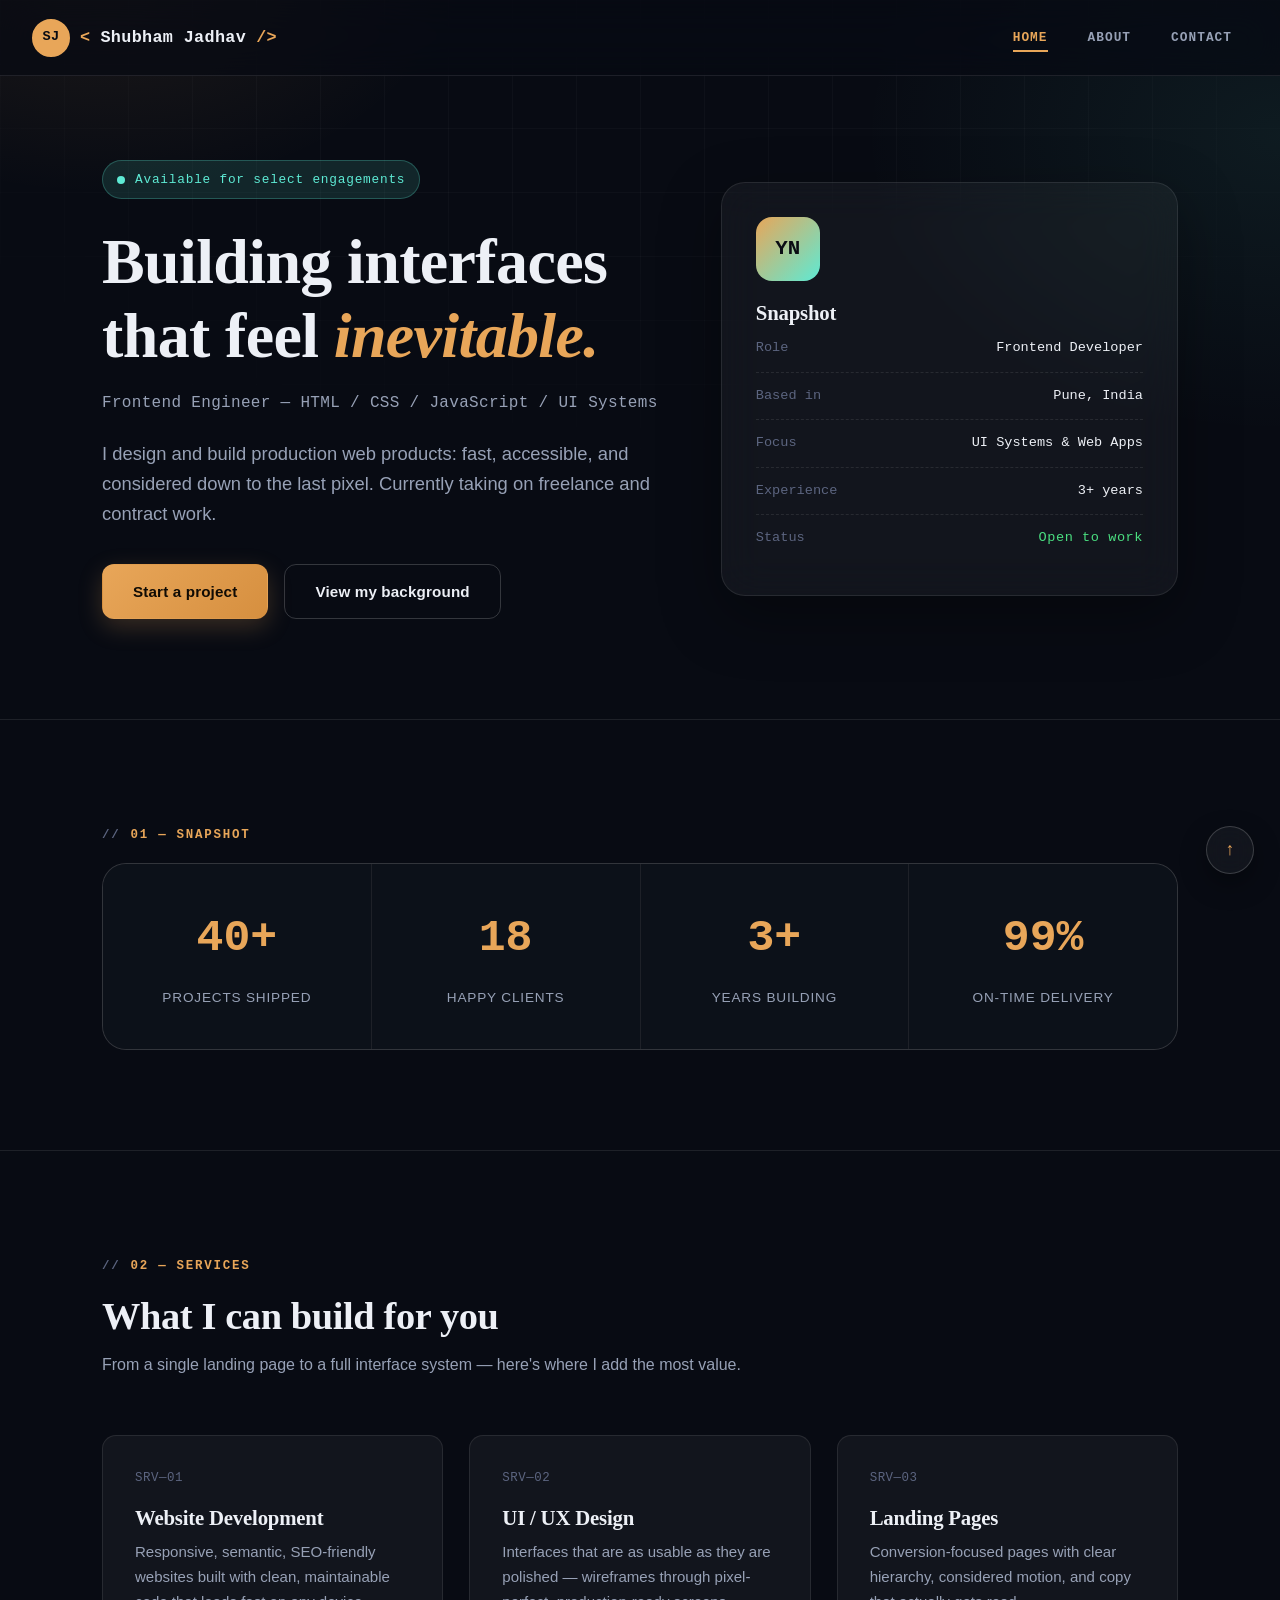
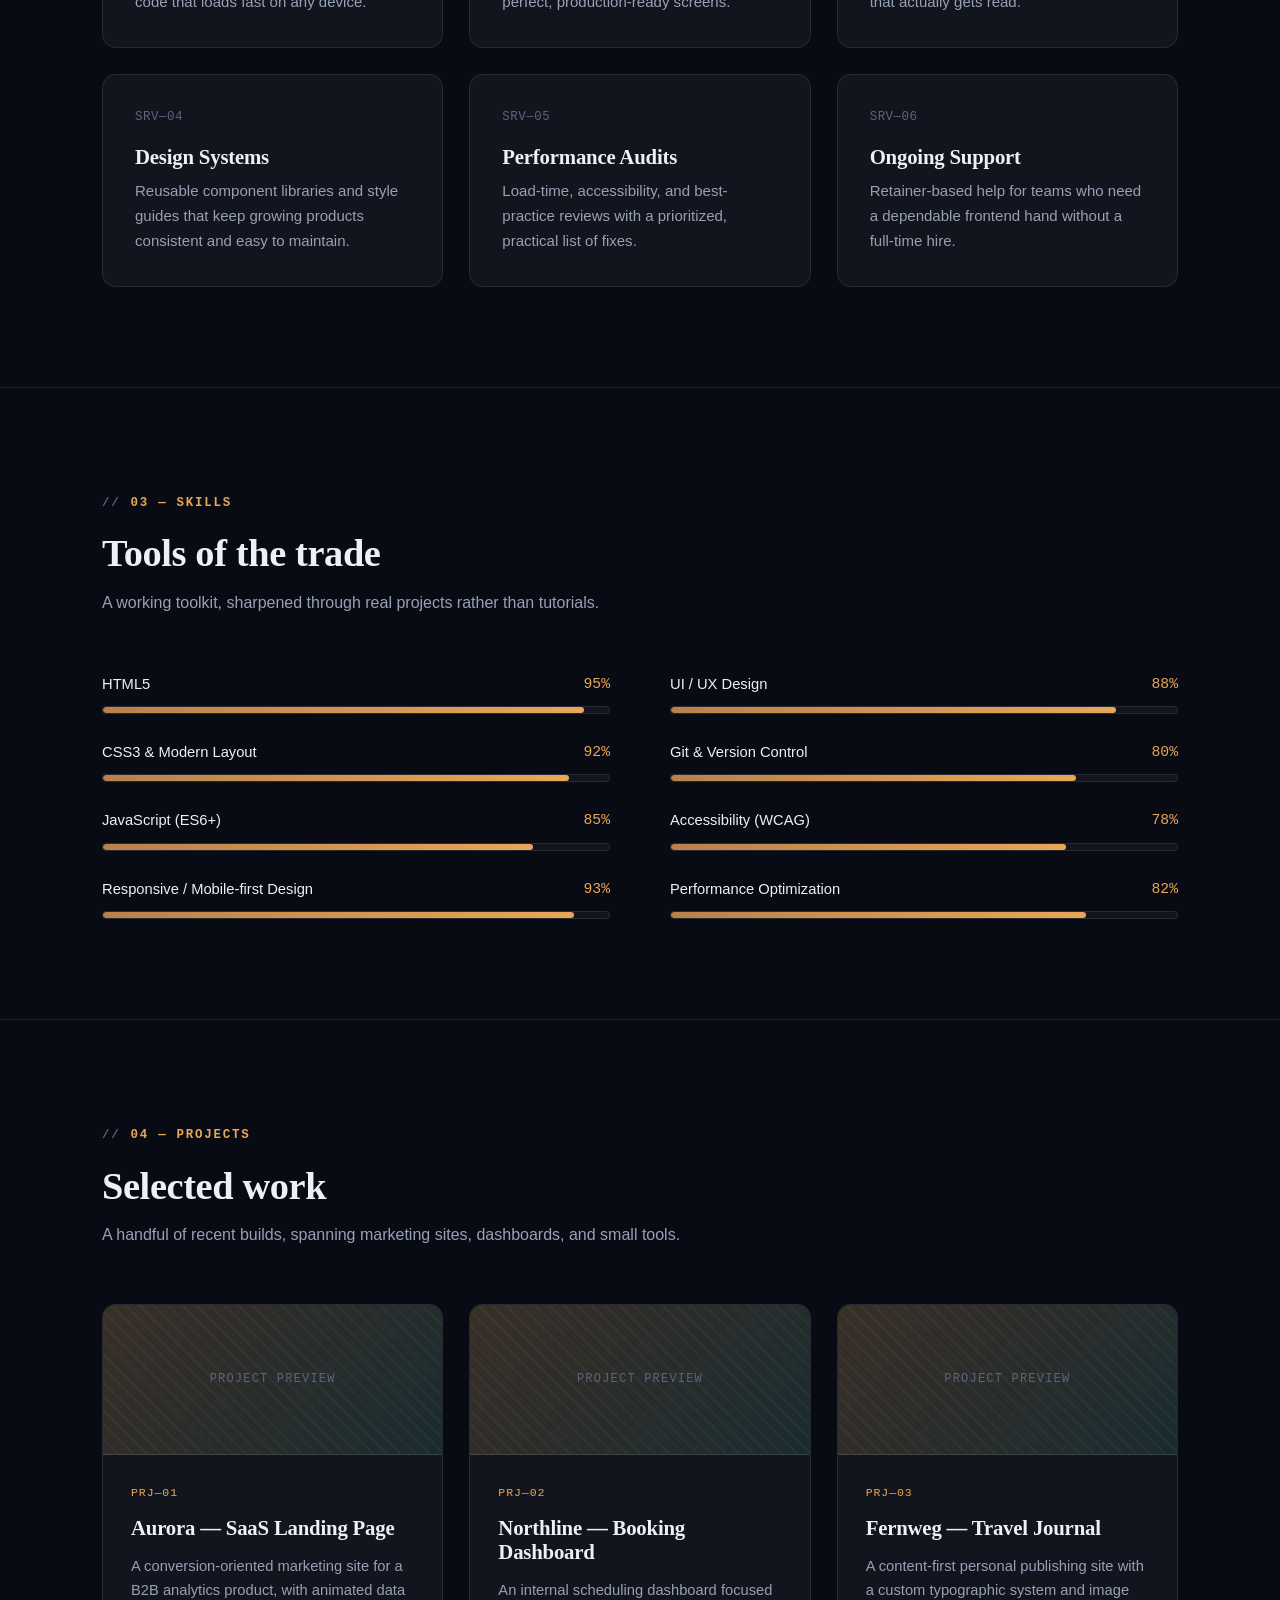
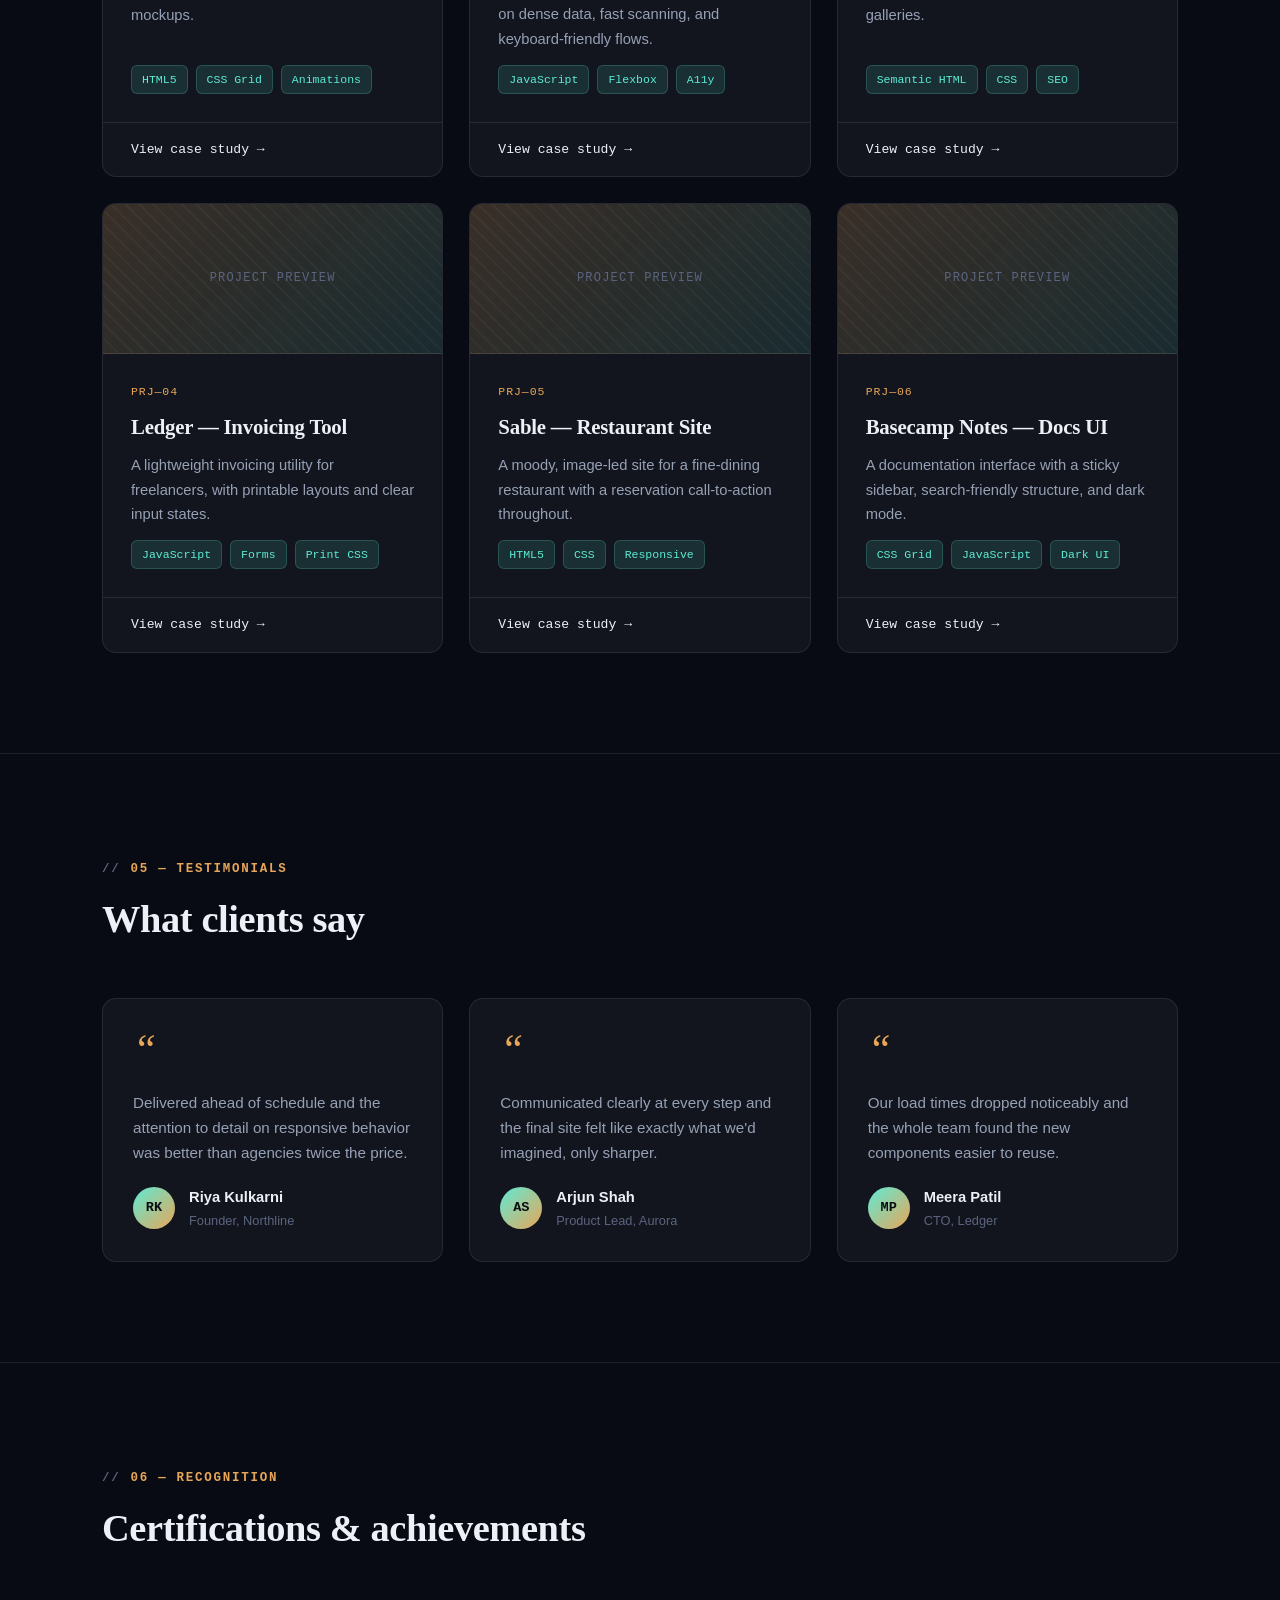
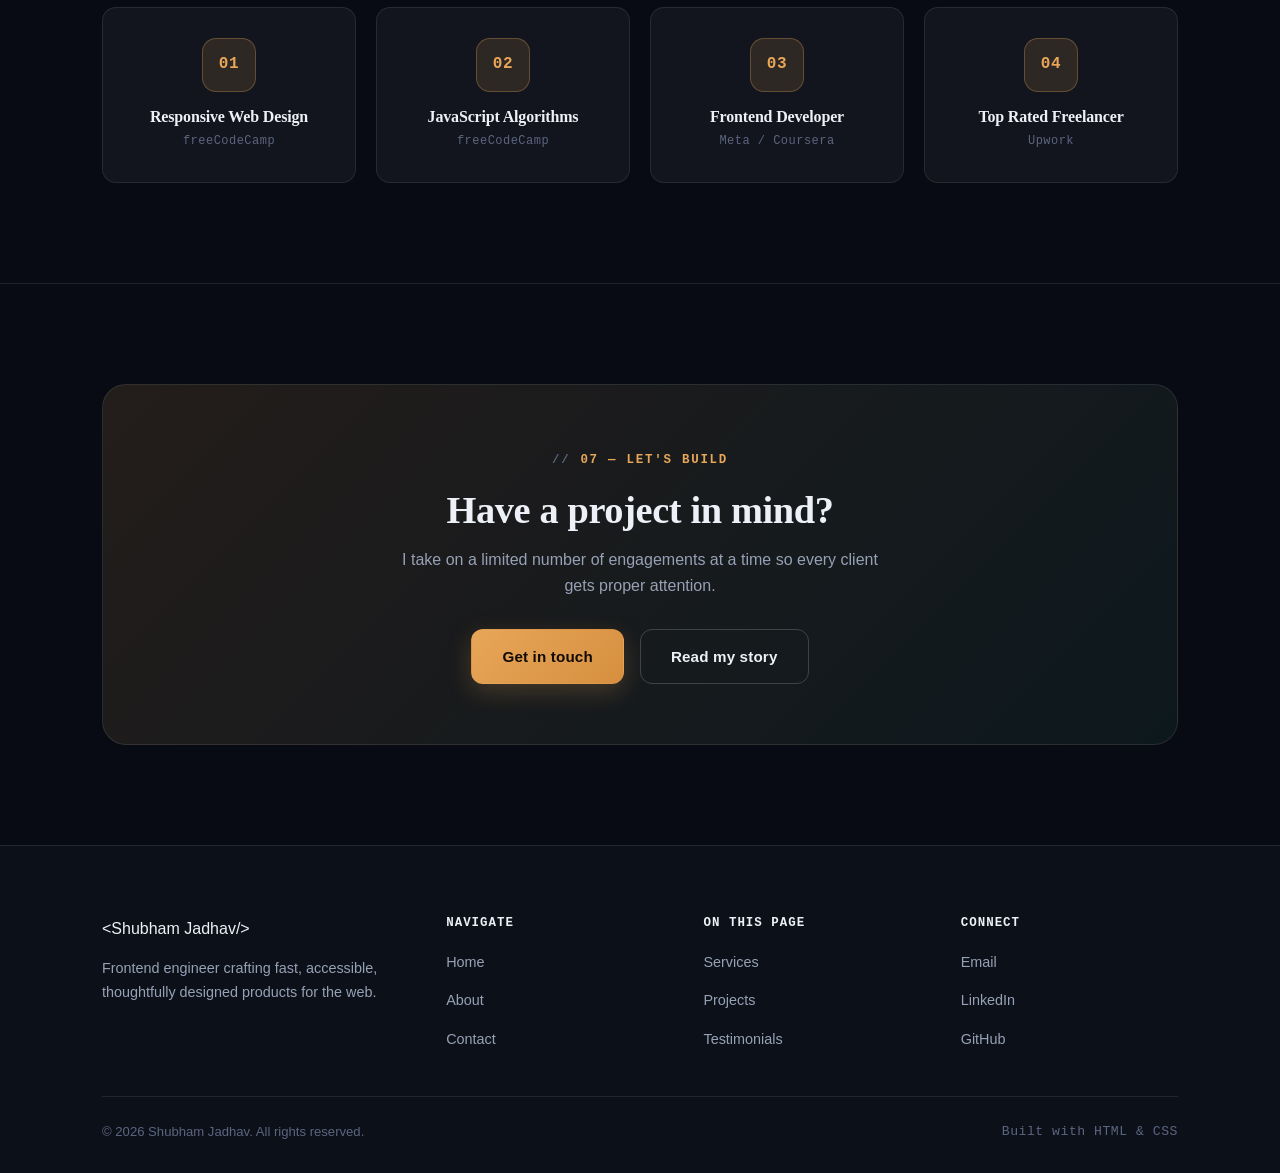
<file: index.html>
<!DOCTYPE html>
<html lang="en">
<head>
<meta charset="UTF-8">
<meta name="viewport" content="width=device-width, initial-scale=1.0">
<title>Shubham Jadhav — Frontend &amp; Product Engineer</title>
<meta name="description" content="Portfolio of Shubham Jadhav, a frontend engineer building fast, accessible, thoughtfully designed products for the web.">
<meta name="author" content="Shubham Jadhav">
<meta property="og:title" content="Shubham Jadhav — Frontend & Product Engineer">
<meta property="og:description" content="Frontend engineer building fast, accessible, thoughtfully designed products for the web.">
<meta property="og:type" content="website">
<link rel="stylesheet" href="style.css">
</head>
<body id="top">

<a href="#main" class="skip-link">Skip to content</a>

<!-- ===== Navigation ===== -->
<nav class="navbar" aria-label="Primary">

  <a href="index.html" class="logo">
    <div class="profile-avatar">SJ</div>
    <span class="bracket">&lt;</span>
    Shubham Jadhav
    <span class="bracket">/&gt;</span>
  </a>

  <ul>
    <li><a href="index.html" class="active" aria-current="page">Home</a></li>
    <li><a href="about.html">About</a></li>
    <li><a href="contact.html">Contact</a></li>
  </ul>

</nav>

<main id="main">

  <!-- ===== Hero ===== -->
  <section class="hero">
    <div class="wrap hero-grid">
      <div>
        <span class="status-line"><span class="dot" aria-hidden="true"></span>Available for select engagements</span>
        <h1>Building interfaces that feel <span class="accent">inevitable.</span></h1>
        <p class="hero-role mono">Frontend Engineer — HTML / CSS / JavaScript / UI Systems</p>
        <p class="text-lead">I design and build production web products: fast, accessible, and considered down to the last pixel. Currently taking on freelance and contract work.</p>
        <div class="hero-actions btn-row">
          <a href="contact.html" class="btn btn-primary">Start a project</a>
          <a href="about.html" class="btn btn-outline">View my background</a>
        </div>
      </div>

      <div class="hero-panel">
        <div class="hero-avatar">YN</div>
        <h3>Snapshot</h3>
        <div class="panel-row"><span>Role</span><span>Frontend Developer</span></div>
        <div class="panel-row"><span>Based in</span><span>Pune, India</span></div>
        <div class="panel-row"><span>Focus</span><span>UI Systems &amp; Web Apps</span></div>
        <div class="panel-row"><span>Experience</span><span>3+ years</span></div>
        <div class="panel-row"><span>Status</span><span class="mono" style="color: var(--success);">Open to work</span></div>
      </div>
    </div>
  </section>

  <!-- ===== Stats ===== -->
  <section id="snapshot" aria-labelledby="stats-heading">
    <div class="wrap">
      <span class="eyebrow" id="stats-heading">01 — Snapshot</span>
      <div class="stats-grid">
        <div class="stat">
          <span class="num">40+</span>
          <span class="label">Projects shipped</span>
        </div>
        <div class="stat">
          <span class="num">18</span>
          <span class="label">Happy clients</span>
        </div>
        <div class="stat">
          <span class="num">3+</span>
          <span class="label">Years building</span>
        </div>
        <div class="stat">
          <span class="num">99%</span>
          <span class="label">On-time delivery</span>
        </div>
      </div>
    </div>
  </section>

  <!-- ===== Services ===== -->
  <section id="services" aria-labelledby="services-heading">
    <div class="wrap">
      <div class="section-head">
        <span class="eyebrow" id="services-heading">02 — Services</span>
        <h2>What I can build for you</h2>
        <p>From a single landing page to a full interface system — here's where I add the most value.</p>
      </div>
      <div class="grid-3">
        <div class="service-card">
          <div class="service-index mono">SRV—01</div>
          <h3>Website Development</h3>
          <p>Responsive, semantic, SEO-friendly websites built with clean, maintainable code that loads fast on any device.</p>
        </div>
        <div class="service-card">
          <div class="service-index mono">SRV—02</div>
          <h3>UI / UX Design</h3>
          <p>Interfaces that are as usable as they are polished — wireframes through pixel-perfect, production-ready screens.</p>
        </div>
        <div class="service-card">
          <div class="service-index mono">SRV—03</div>
          <h3>Landing Pages</h3>
          <p>Conversion-focused pages with clear hierarchy, considered motion, and copy that actually gets read.</p>
        </div>
        <div class="service-card">
          <div class="service-index mono">SRV—04</div>
          <h3>Design Systems</h3>
          <p>Reusable component libraries and style guides that keep growing products consistent and easy to maintain.</p>
        </div>
        <div class="service-card">
          <div class="service-index mono">SRV—05</div>
          <h3>Performance Audits</h3>
          <p>Load-time, accessibility, and best-practice reviews with a prioritized, practical list of fixes.</p>
        </div>
        <div class="service-card">
          <div class="service-index mono">SRV—06</div>
          <h3>Ongoing Support</h3>
          <p>Retainer-based help for teams who need a dependable frontend hand without a full-time hire.</p>
        </div>
      </div>
    </div>
  </section>

  <!-- ===== Skills ===== -->
  <section id="skills" aria-labelledby="skills-heading">
    <div class="wrap">
      <div class="section-head">
        <span class="eyebrow" id="skills-heading">03 — Skills</span>
        <h2>Tools of the trade</h2>
        <p>A working toolkit, sharpened through real projects rather than tutorials.</p>
      </div>
      <div class="skills-layout">
        <div>
          <div class="skill-bar">
            <div class="skill-top"><span>HTML5</span><span class="pct">95%</span></div>
            <div class="skill-track"><div class="skill-fill" style="--pct: 95%;"></div></div>
          </div>
          <div class="skill-bar">
            <div class="skill-top"><span>CSS3 &amp; Modern Layout</span><span class="pct">92%</span></div>
            <div class="skill-track"><div class="skill-fill" style="--pct: 92%;"></div></div>
          </div>
          <div class="skill-bar">
            <div class="skill-top"><span>JavaScript (ES6+)</span><span class="pct">85%</span></div>
            <div class="skill-track"><div class="skill-fill" style="--pct: 85%;"></div></div>
          </div>
          <div class="skill-bar">
            <div class="skill-top"><span>Responsive / Mobile-first Design</span><span class="pct">93%</span></div>
            <div class="skill-track"><div class="skill-fill" style="--pct: 93%;"></div></div>
          </div>
        </div>
        <div>
          <div class="skill-bar">
            <div class="skill-top"><span>UI / UX Design</span><span class="pct">88%</span></div>
            <div class="skill-track"><div class="skill-fill" style="--pct: 88%;"></div></div>
          </div>
          <div class="skill-bar">
            <div class="skill-top"><span>Git &amp; Version Control</span><span class="pct">80%</span></div>
            <div class="skill-track"><div class="skill-fill" style="--pct: 80%;"></div></div>
          </div>
          <div class="skill-bar">
            <div class="skill-top"><span>Accessibility (WCAG)</span><span class="pct">78%</span></div>
            <div class="skill-track"><div class="skill-fill" style="--pct: 78%;"></div></div>
          </div>
          <div class="skill-bar">
            <div class="skill-top"><span>Performance Optimization</span><span class="pct">82%</span></div>
            <div class="skill-track"><div class="skill-fill" style="--pct: 82%;"></div></div>
          </div>
        </div>
      </div>
    </div>
  </section>

  <!-- ===== Projects ===== -->
  <section id="projects" aria-labelledby="projects-heading">
    <div class="wrap">
      <div class="section-head">
        <span class="eyebrow" id="projects-heading">04 — Projects</span>
        <h2>Selected work</h2>
        <p>A handful of recent builds, spanning marketing sites, dashboards, and small tools.</p>
      </div>
      <div class="project-grid">
        <article class="project-card">
          <div class="project-thumb">PROJECT PREVIEW</div>
          <div class="project-body">
            <span class="project-tag mono">PRJ—01</span>
            <h3>Aurora — SaaS Landing Page</h3>
            <p>A conversion-oriented marketing site for a B2B analytics product, with animated data mockups.</p>
            <div class="tech-row">
              <span>HTML5</span><span>CSS Grid</span><span>Animations</span>
            </div>
          </div>
          <a href="#" class="project-link">View case study →</a>
        </article>

        <article class="project-card">
          <div class="project-thumb">PROJECT PREVIEW</div>
          <div class="project-body">
            <span class="project-tag mono">PRJ—02</span>
            <h3>Northline — Booking Dashboard</h3>
            <p>An internal scheduling dashboard focused on dense data, fast scanning, and keyboard-friendly flows.</p>
            <div class="tech-row">
              <span>JavaScript</span><span>Flexbox</span><span>A11y</span>
            </div>
          </div>
          <a href="#" class="project-link">View case study →</a>
        </article>

        <article class="project-card">
          <div class="project-thumb">PROJECT PREVIEW</div>
          <div class="project-body">
            <span class="project-tag mono">PRJ—03</span>
            <h3>Fernweg — Travel Journal</h3>
            <p>A content-first personal publishing site with a custom typographic system and image galleries.</p>
            <div class="tech-row">
              <span>Semantic HTML</span><span>CSS</span><span>SEO</span>
            </div>
          </div>
          <a href="#" class="project-link">View case study →</a>
        </article>

        <article class="project-card">
          <div class="project-thumb">PROJECT PREVIEW</div>
          <div class="project-body">
            <span class="project-tag mono">PRJ—04</span>
            <h3>Ledger — Invoicing Tool</h3>
            <p>A lightweight invoicing utility for freelancers, with printable layouts and clear input states.</p>
            <div class="tech-row">
              <span>JavaScript</span><span>Forms</span><span>Print CSS</span>
            </div>
          </div>
          <a href="#" class="project-link">View case study →</a>
        </article>

        <article class="project-card">
          <div class="project-thumb">PROJECT PREVIEW</div>
          <div class="project-body">
            <span class="project-tag mono">PRJ—05</span>
            <h3>Sable — Restaurant Site</h3>
            <p>A moody, image-led site for a fine-dining restaurant with a reservation call-to-action throughout.</p>
            <div class="tech-row">
              <span>HTML5</span><span>CSS</span><span>Responsive</span>
            </div>
          </div>
          <a href="#" class="project-link">View case study →</a>
        </article>

        <article class="project-card">
          <div class="project-thumb">PROJECT PREVIEW</div>
          <div class="project-body">
            <span class="project-tag mono">PRJ—06</span>
            <h3>Basecamp Notes — Docs UI</h3>
            <p>A documentation interface with a sticky sidebar, search-friendly structure, and dark mode.</p>
            <div class="tech-row">
              <span>CSS Grid</span><span>JavaScript</span><span>Dark UI</span>
            </div>
          </div>
          <a href="#" class="project-link">View case study →</a>
        </article>
      </div>
    </div>
  </section>

  <!-- ===== Testimonials ===== -->
  <section id="testimonials" aria-labelledby="testimonials-heading">
    <div class="wrap">
      <div class="section-head">
        <span class="eyebrow" id="testimonials-heading">05 — Testimonials</span>
        <h2>What clients say</h2>
      </div>
      <div class="testimonial-grid">
        <div class="testimonial-card">
          <span class="quote-mark" aria-hidden="true">“</span>
          <p>Delivered ahead of schedule and the attention to detail on responsive behavior was better than agencies twice the price.</p>
          <div class="testimonial-person">
            <div class="testimonial-avatar">RK</div>
            <div>
              <div class="name">Riya Kulkarni</div>
              <div class="role">Founder, Northline</div>
            </div>
          </div>
        </div>
        <div class="testimonial-card">
          <span class="quote-mark" aria-hidden="true">“</span>
          <p>Communicated clearly at every step and the final site felt like exactly what we'd imagined, only sharper.</p>
          <div class="testimonial-person">
            <div class="testimonial-avatar">AS</div>
            <div>
              <div class="name">Arjun Shah</div>
              <div class="role">Product Lead, Aurora</div>
            </div>
          </div>
        </div>
        <div class="testimonial-card">
          <span class="quote-mark" aria-hidden="true">“</span>
          <p>Our load times dropped noticeably and the whole team found the new components easier to reuse.</p>
          <div class="testimonial-person">
            <div class="testimonial-avatar">MP</div>
            <div>
              <div class="name">Meera Patil</div>
              <div class="role">CTO, Ledger</div>
            </div>
          </div>
        </div>
      </div>
    </div>
  </section>

  <!-- ===== Achievements ===== -->
  <section id="achievements" aria-labelledby="achievements-heading">
    <div class="wrap">
      <div class="section-head">
        <span class="eyebrow" id="achievements-heading">06 — Recognition</span>
        <h2>Certifications &amp; achievements</h2>
      </div>
      <div class="achieve-grid">
        <div class="achieve-card">
          <div class="achieve-badge mono">01</div>
          <h3>Responsive Web Design</h3>
          <div class="issuer mono">freeCodeCamp</div>
        </div>
        <div class="achieve-card">
          <div class="achieve-badge mono">02</div>
          <h3>JavaScript Algorithms</h3>
          <div class="issuer mono">freeCodeCamp</div>
        </div>
        <div class="achieve-card">
          <div class="achieve-badge mono">03</div>
          <h3>Frontend Developer</h3>
          <div class="issuer mono">Meta / Coursera</div>
        </div>
        <div class="achieve-card">
          <div class="achieve-badge mono">04</div>
          <h3>Top Rated Freelancer</h3>
          <div class="issuer mono">Upwork</div>
        </div>
      </div>
    </div>
  </section>

  <!-- ===== CTA ===== -->
  <section id="cta" aria-labelledby="cta-heading">
    <div class="wrap">
      <div class="cta-banner">
        <span class="eyebrow" id="cta-heading" style="justify-content:center;">07 — Let's build</span>
        <h2>Have a project in mind?</h2>
        <p>I take on a limited number of engagements at a time so every client gets proper attention.</p>
        <div class="btn-row">
          <a href="contact.html" class="btn btn-primary">Get in touch</a>
          <a href="about.html" class="btn btn-outline">Read my story</a>
        </div>
      </div>
    </div>
  </section>

</main>

<!-- ===== Footer ===== -->
<footer>
  <div class="wrap">
    <div class="footer-grid">
      <div class="footer-brand">
        <div class="logo"><span class="bracket">&lt;</span>Shubham Jadhav<span class="bracket">/&gt;</span></div>
        <p>Frontend engineer crafting fast, accessible, thoughtfully designed products for the web.</p>
      </div>
      <div class="footer-col">
        <h4>Navigate</h4>
        <ul>
          <li><a href="index.html">Home</a></li>
          <li><a href="about.html">About</a></li>
          <li><a href="contact.html">Contact</a></li>
        </ul>
      </div>
      <div class="footer-col">
        <h4>On this page</h4>
        <ul>
          <li><a href="#services">Services</a></li>
          <li><a href="#projects">Projects</a></li>
          <li><a href="#testimonials">Testimonials</a></li>
        </ul>
      </div>
      <div class="footer-col">
        <h4>Connect</h4>
        <ul>
          <li><a href="mailto:you@example.com">Email</a></li>
          <li><a href="#">LinkedIn</a></li>
          <li><a href="#">GitHub</a></li>
        </ul>
      </div>
    </div>
    <div class="footer-bottom">
      <span>&copy; 2026 Shubham Jadhav. All rights reserved.</span>
      <span class="mono">Built with HTML &amp; CSS</span>
    </div>
  </div>
</footer>

<a href="#top" class="scroll-top" aria-label="Scroll to top">↑</a>

</body>
</html>
</file>
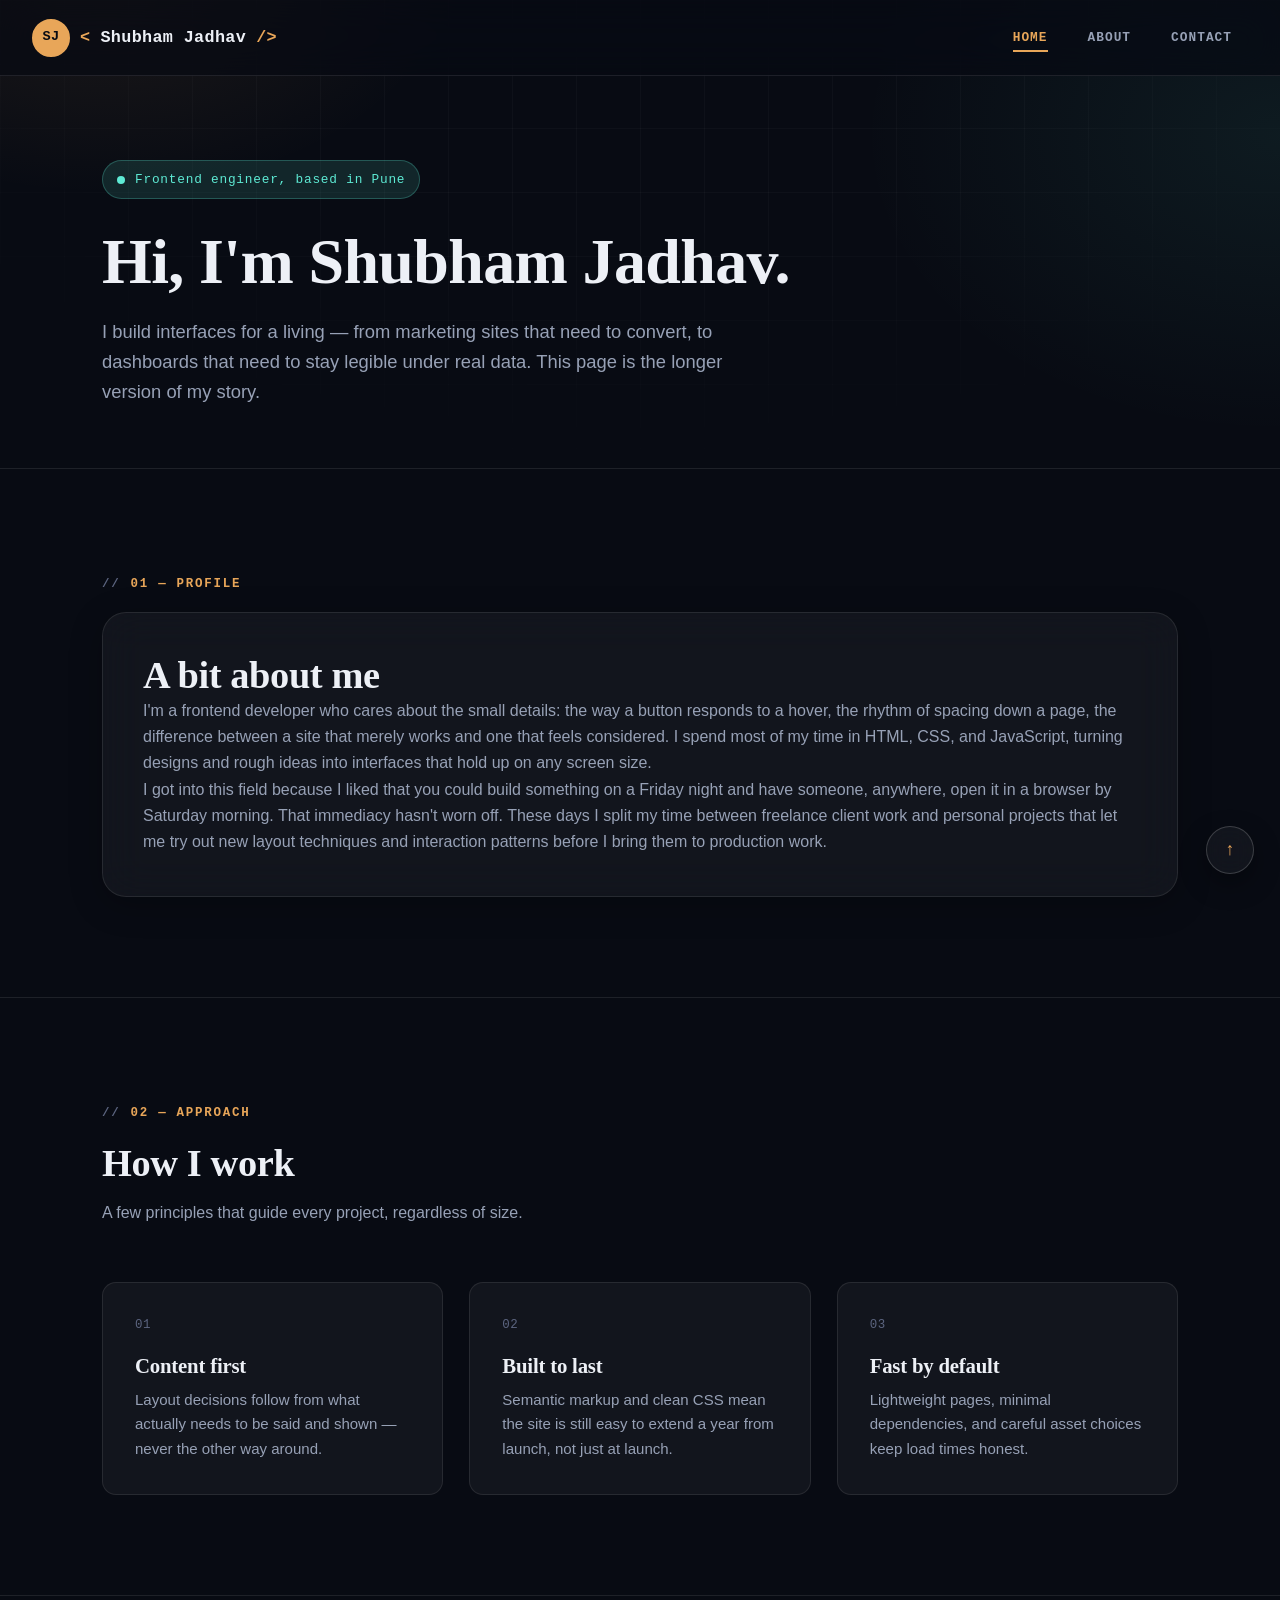
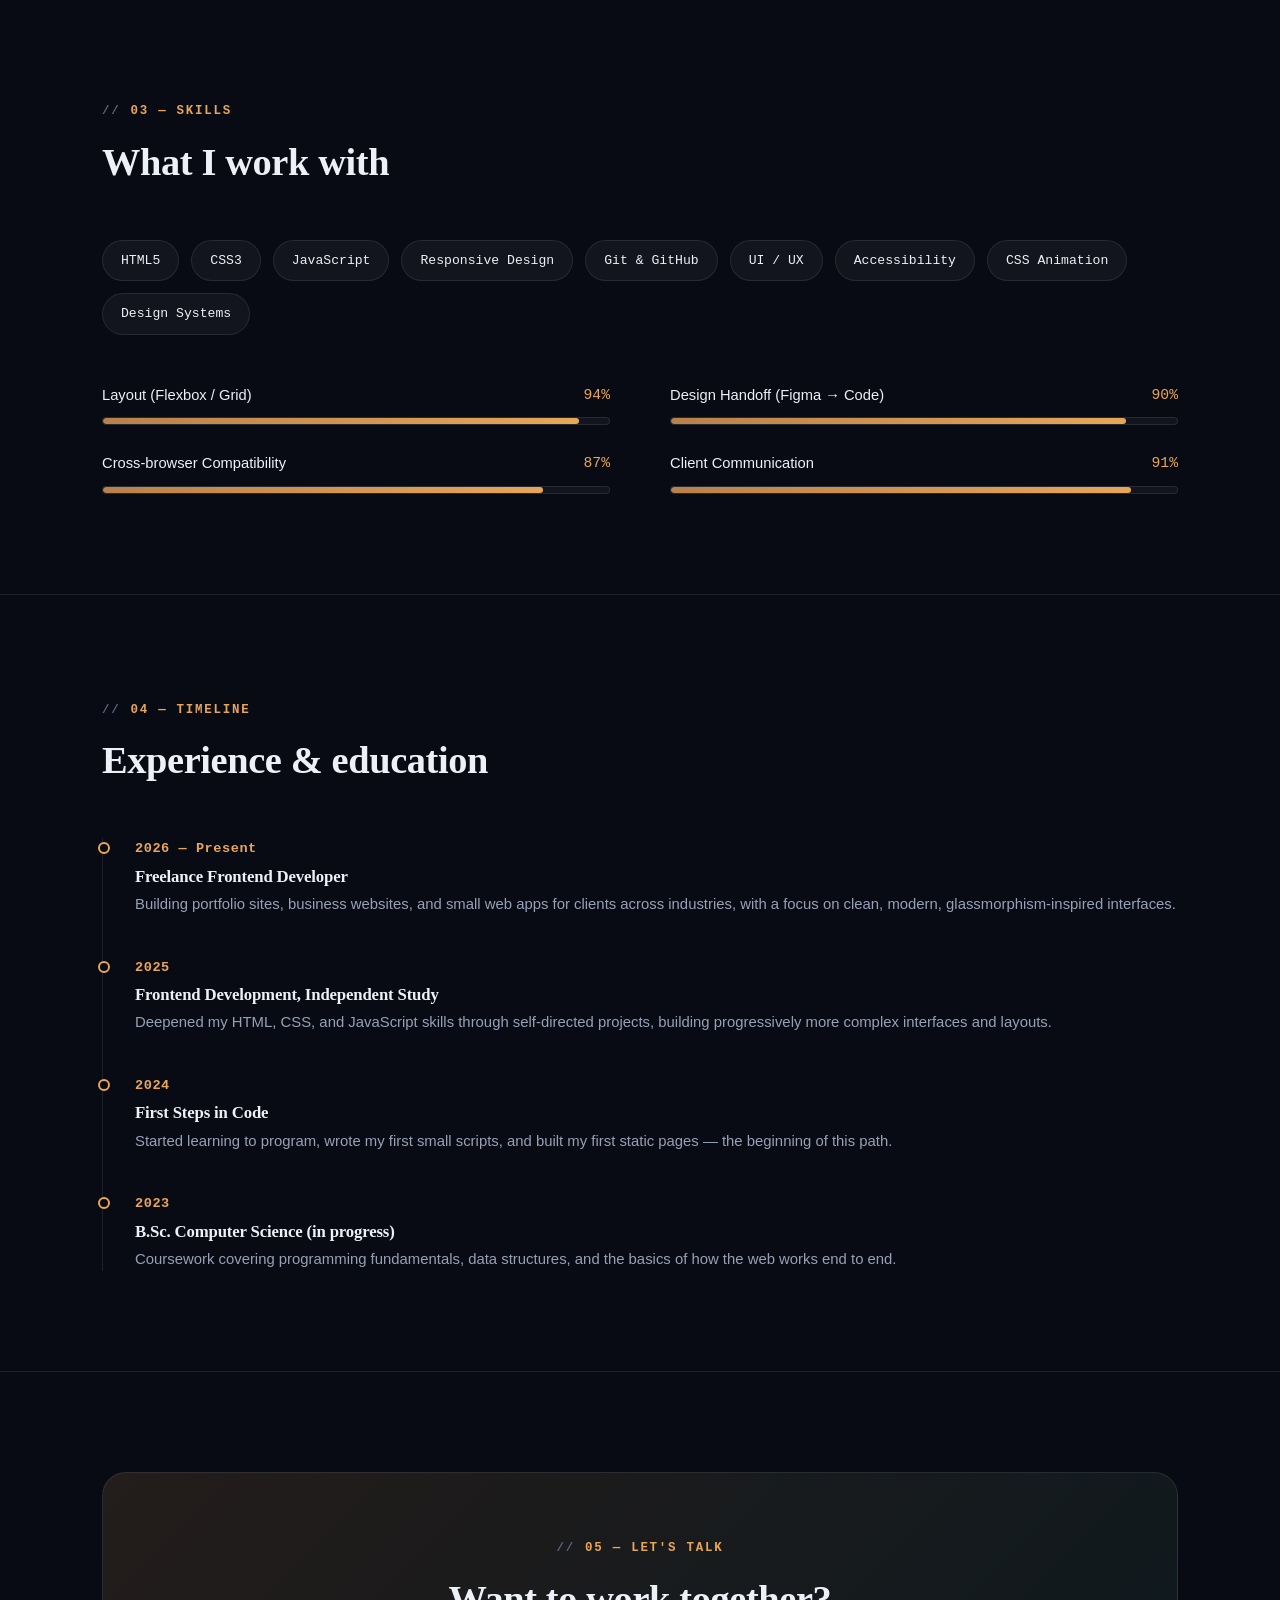
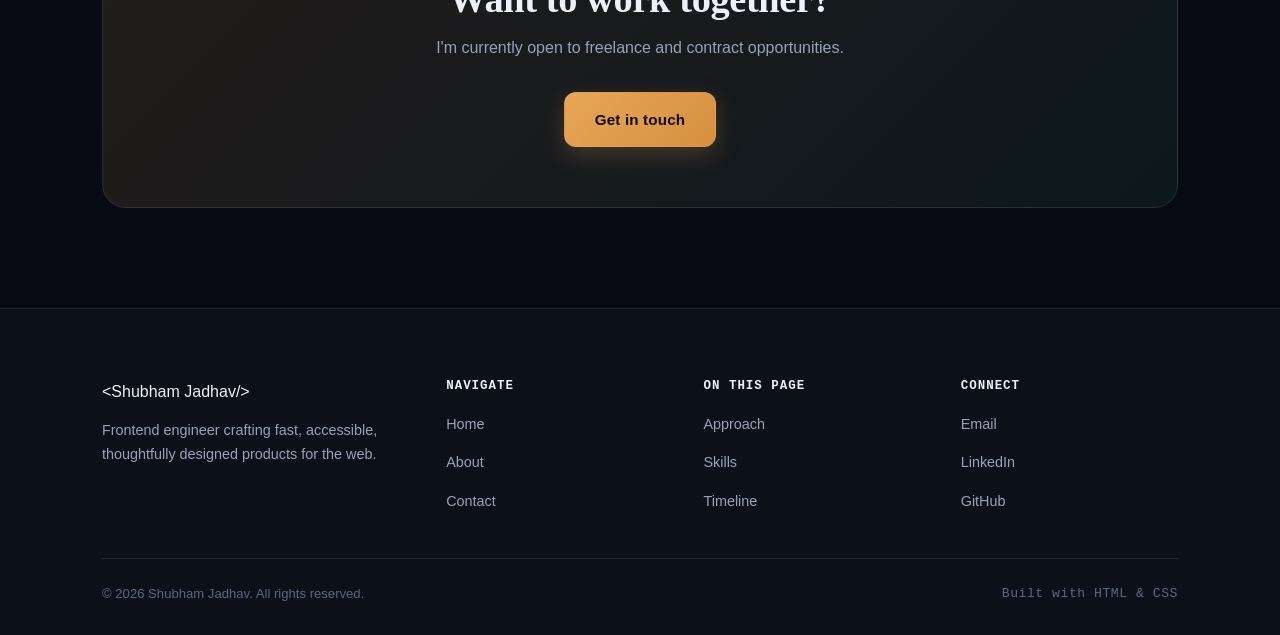
<file: about.html>
<!DOCTYPE html>
<html lang="en">
<head>
<meta charset="UTF-8">
<meta name="viewport" content="width=device-width, initial-scale=1.0">
<title>About | Shubham Jadhav — Frontend Engineer</title>
<meta name="description" content="Learn about Shubham Jadhav's background, approach to frontend engineering, skills, and career timeline.">
<meta name="author" content="Shubham Jadhav">
<link rel="stylesheet" href="style.css">
</head>
<body id="top">

<a href="#main" class="skip-link">Skip to content</a>

<nav class="navbar" aria-label="Primary">

  <a href="index.html" class="logo">
    <div class="profile-avatar">SJ</div>
    <span class="bracket">&lt;</span>
    Shubham Jadhav
    <span class="bracket">/&gt;</span>
  </a>

  <ul>
    <li><a href="index.html" class="active" aria-current="page">Home</a></li>
    <li><a href="about.html">About</a></li>
    <li><a href="contact.html">Contact</a></li>
  </ul>

</nav>


<main id="main">

  <!-- ===== Intro ===== -->
  <section class="hero" style="padding-bottom: 60px;">
    <div class="wrap">
      <span class="status-line"><span class="dot" aria-hidden="true"></span>Frontend engineer, based in Pune</span>
      <h1>Hi, I'm Shubham Jadhav.</h1>
      <p class="text-lead">I build interfaces for a living — from marketing sites that need to convert, to dashboards that need to stay legible under real data. This page is the longer version of my story.</p>
    </div>
  </section>

  <!-- ===== Profile ===== -->
  <section id="profile" aria-labelledby="profile-heading">
    <div class="wrap">
      <span class="eyebrow" id="profile-heading">01 — Profile</span>
      <div class="glass-card">
        <h2>A bit about me</h2>
        <p>I'm a frontend developer who cares about the small details: the way a button responds to a hover, the rhythm of spacing down a page, the difference between a site that merely works and one that feels considered. I spend most of my time in HTML, CSS, and JavaScript, turning designs and rough ideas into interfaces that hold up on any screen size.</p>
        <p>I got into this field because I liked that you could build something on a Friday night and have someone, anywhere, open it in a browser by Saturday morning. That immediacy hasn't worn off. These days I split my time between freelance client work and personal projects that let me try out new layout techniques and interaction patterns before I bring them to production work.</p>
      </div>
    </div>
  </section>

  <!-- ===== Approach ===== -->
  <section id="approach" aria-labelledby="approach-heading">
    <div class="wrap">
      <div class="section-head">
        <span class="eyebrow" id="approach-heading">02 — Approach</span>
        <h2>How I work</h2>
        <p>A few principles that guide every project, regardless of size.</p>
      </div>
      <div class="grid-3">
        <div class="service-card">
          <div class="service-index mono">01</div>
          <h3>Content first</h3>
          <p>Layout decisions follow from what actually needs to be said and shown — never the other way around.</p>
        </div>
        <div class="service-card">
          <div class="service-index mono">02</div>
          <h3>Built to last</h3>
          <p>Semantic markup and clean CSS mean the site is still easy to extend a year from launch, not just at launch.</p>
        </div>
        <div class="service-card">
          <div class="service-index mono">03</div>
          <h3>Fast by default</h3>
          <p>Lightweight pages, minimal dependencies, and careful asset choices keep load times honest.</p>
        </div>
      </div>
    </div>
  </section>

  <!-- ===== Skills ===== -->
  <section id="skills" aria-labelledby="skills-heading">
    <div class="wrap">
      <div class="section-head">
        <span class="eyebrow" id="skills-heading">03 — Skills</span>
        <h2>What I work with</h2>
      </div>
      <div class="skills">
        <span class="skill-pill">HTML5</span>
        <span class="skill-pill">CSS3</span>
        <span class="skill-pill">JavaScript</span>
        <span class="skill-pill">Responsive Design</span>
        <span class="skill-pill">Git &amp; GitHub</span>
        <span class="skill-pill">UI / UX</span>
        <span class="skill-pill">Accessibility</span>
        <span class="skill-pill">CSS Animation</span>
        <span class="skill-pill">Design Systems</span>
      </div>

      <div class="skills-layout" style="margin-top: 48px;">
        <div>
          <div class="skill-bar">
            <div class="skill-top"><span>Layout (Flexbox / Grid)</span><span class="pct">94%</span></div>
            <div class="skill-track"><div class="skill-fill" style="--pct: 94%;"></div></div>
          </div>
          <div class="skill-bar">
            <div class="skill-top"><span>Cross-browser Compatibility</span><span class="pct">87%</span></div>
            <div class="skill-track"><div class="skill-fill" style="--pct: 87%;"></div></div>
          </div>
        </div>
        <div>
          <div class="skill-bar">
            <div class="skill-top"><span>Design Handoff (Figma → Code)</span><span class="pct">90%</span></div>
            <div class="skill-track"><div class="skill-fill" style="--pct: 90%;"></div></div>
          </div>
          <div class="skill-bar">
            <div class="skill-top"><span>Client Communication</span><span class="pct">91%</span></div>
            <div class="skill-track"><div class="skill-fill" style="--pct: 91%;"></div></div>
          </div>
        </div>
      </div>
    </div>
  </section>

  <!-- ===== Timeline ===== -->
  <section id="timeline" aria-labelledby="timeline-heading">
    <div class="wrap">
      <div class="section-head">
        <span class="eyebrow" id="timeline-heading">04 — Timeline</span>
        <h2>Experience &amp; education</h2>
      </div>
      <div class="timeline">
        <div class="item">
          <span class="year mono">2026 — Present</span>
          <h3>Freelance Frontend Developer</h3>
          <p>Building portfolio sites, business websites, and small web apps for clients across industries, with a focus on clean, modern, glassmorphism-inspired interfaces.</p>
        </div>
        <div class="item">
          <span class="year mono">2025</span>
          <h3>Frontend Development, Independent Study</h3>
          <p>Deepened my HTML, CSS, and JavaScript skills through self-directed projects, building progressively more complex interfaces and layouts.</p>
        </div>
        <div class="item">
          <span class="year mono">2024</span>
          <h3>First Steps in Code</h3>
          <p>Started learning to program, wrote my first small scripts, and built my first static pages — the beginning of this path.</p>
        </div>
        <div class="item">
          <span class="year mono">2023</span>
          <h3>B.Sc. Computer Science (in progress)</h3>
          <p>Coursework covering programming fundamentals, data structures, and the basics of how the web works end to end.</p>
        </div>
      </div>
    </div>
  </section>

  <!-- ===== CTA ===== -->
  <section id="cta" aria-labelledby="cta-heading">
    <div class="wrap">
      <div class="cta-banner">
        <span class="eyebrow" id="cta-heading" style="justify-content:center;">05 — Let's talk</span>
        <h2>Want to work together?</h2>
        <p>I'm currently open to freelance and contract opportunities.</p>
        <div class="btn-row">
          <a href="contact.html" class="btn btn-primary">Get in touch</a>
        </div>
      </div>
    </div>
  </section>

</main>

<footer>
  <div class="wrap">
    <div class="footer-grid">
      <div class="footer-brand">
        <div class="logo"><span class="bracket">&lt;</span>Shubham Jadhav<span class="bracket">/&gt;</span></div>
        <p>Frontend engineer crafting fast, accessible, thoughtfully designed products for the web.</p>
      </div>
      <div class="footer-col">
        <h4>Navigate</h4>
        <ul>
          <li><a href="index.html">Home</a></li>
          <li><a href="about.html">About</a></li>
          <li><a href="contact.html">Contact</a></li>
        </ul>
      </div>
      <div class="footer-col">
        <h4>On this page</h4>
        <ul>
          <li><a href="#approach">Approach</a></li>
          <li><a href="#skills">Skills</a></li>
          <li><a href="#timeline">Timeline</a></li>
        </ul>
      </div>
      <div class="footer-col">
        <h4>Connect</h4>
        <ul>
          <li><a href="mailto:you@example.com">Email</a></li>
          <li><a href="#">LinkedIn</a></li>
          <li><a href="#">GitHub</a></li>
        </ul>
      </div>
    </div>
    <div class="footer-bottom">
      <span>&copy; 2026 Shubham Jadhav. All rights reserved.</span>
      <span class="mono">Built with HTML &amp; CSS</span>
    </div>
  </div>
</footer>

<a href="#top" class="scroll-top" aria-label="Scroll to top">↑</a>

</body>
</html>
</file>
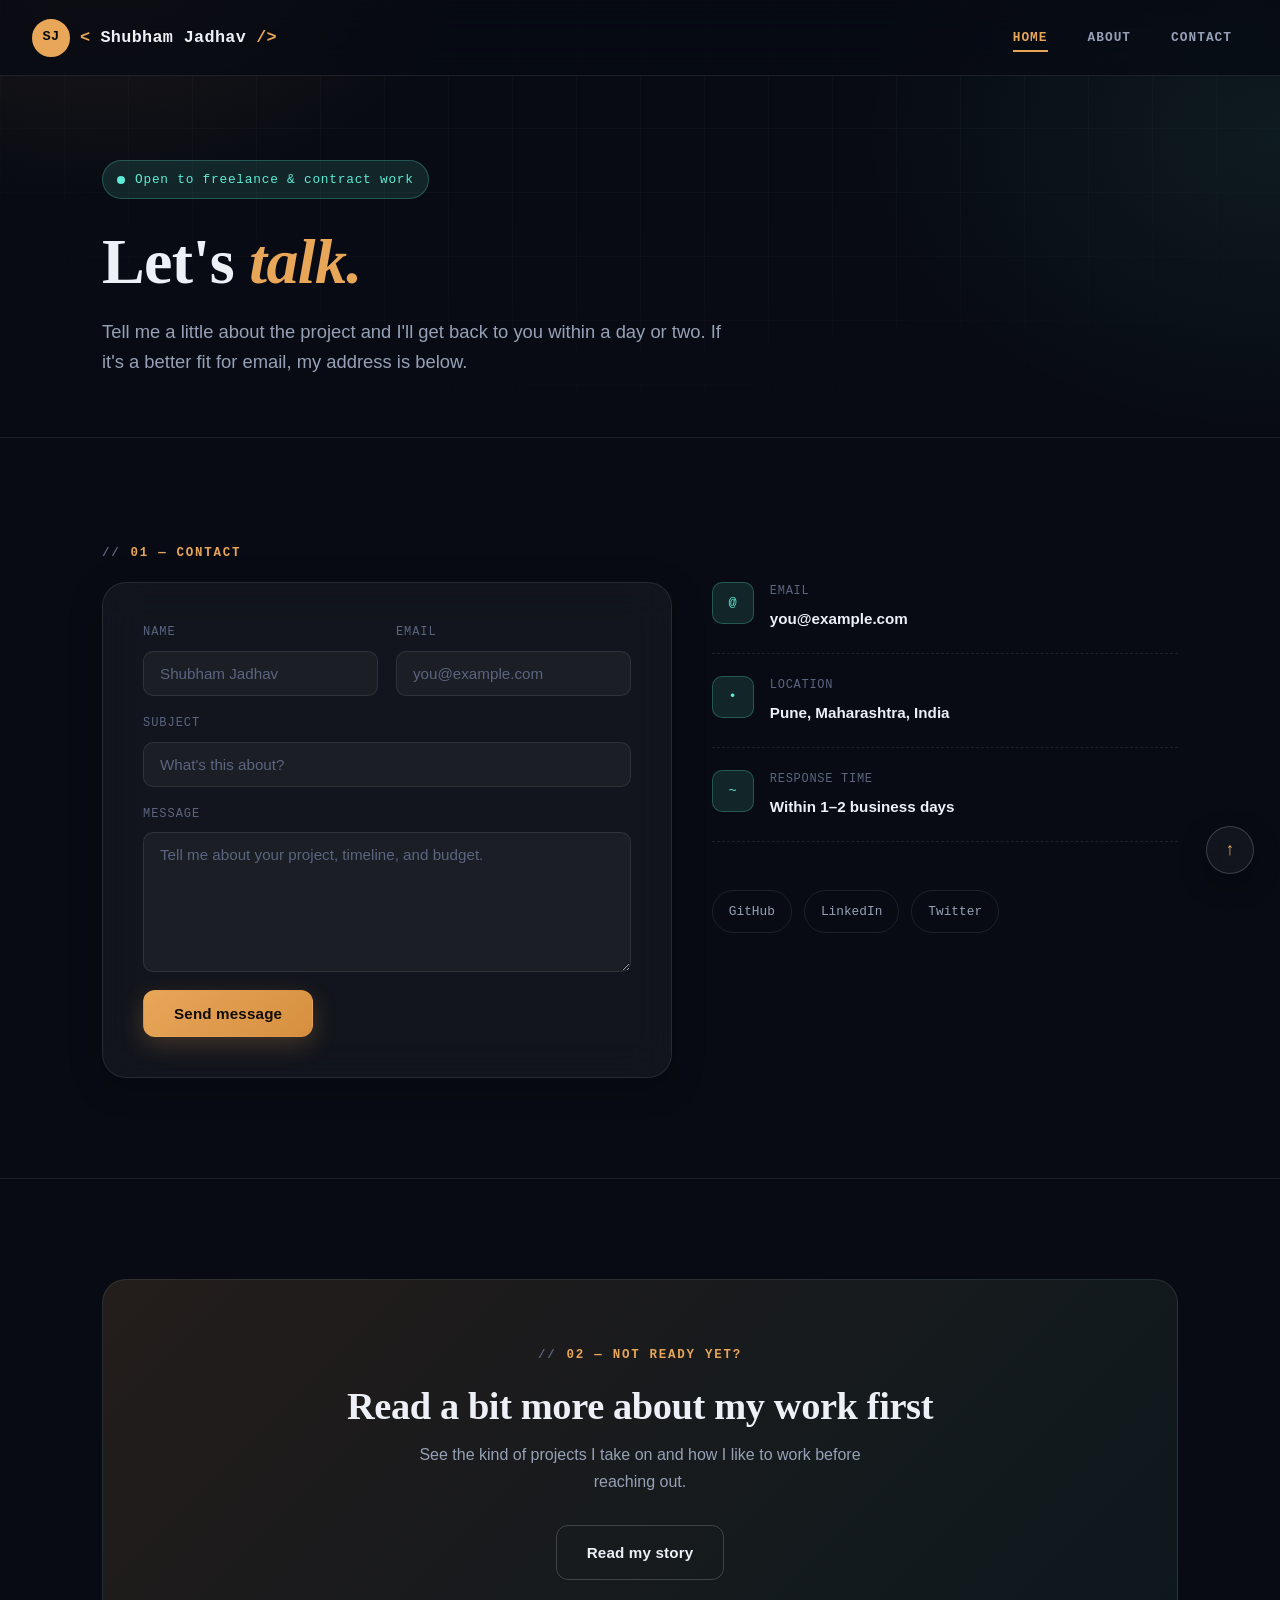
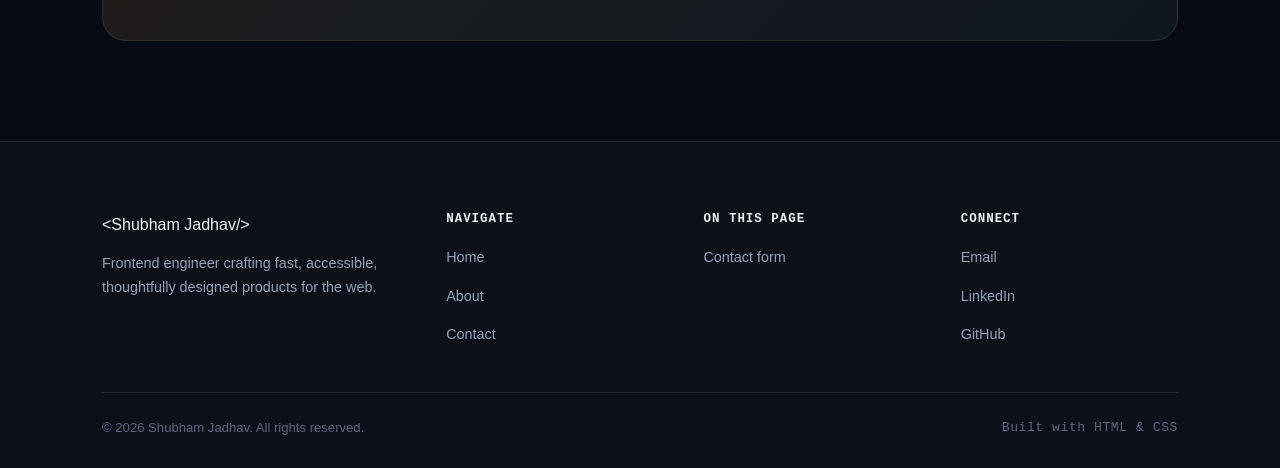
<file: contact.html>
<!DOCTYPE html>
<html lang="en">
<head>
<meta charset="UTF-8">
<meta name="viewport" content="width=device-width, initial-scale=1.0">
<title>Contact | Shubham Jadhav — Frontend Engineer</title>
<meta name="description" content="Get in touch with Shubham Jadhav about freelance and contract frontend engineering work.">
<meta name="author" content="Shubham Jadhav">
<link rel="stylesheet" href="style.css">
</head>
<body id="top">

<a href="#main" class="skip-link">Skip to content</a>

<nav class="navbar" aria-label="Primary">

  <a href="index.html" class="logo">
    <div class="profile-avatar">SJ</div>
    <span class="bracket">&lt;</span>
    Shubham Jadhav
    <span class="bracket">/&gt;</span>
  </a>

  <ul>
    <li><a href="index.html" class="active" aria-current="page">Home</a></li>
    <li><a href="about.html">About</a></li>
    <li><a href="contact.html">Contact</a></li>
  </ul>

</nav>


<main id="main">

  <!-- ===== Intro ===== -->
  <section class="hero" style="padding-bottom: 60px;">
    <div class="wrap">
      <span class="status-line"><span class="dot" aria-hidden="true"></span>Open to freelance &amp; contract work</span>
      <h1>Let's <span class="accent">talk.</span></h1>
      <p class="text-lead">Tell me a little about the project and I'll get back to you within a day or two. If it's a better fit for email, my address is below.</p>
    </div>
  </section>

  <!-- ===== Contact ===== -->
  <section id="get-in-touch" aria-labelledby="contact-heading">
    <div class="wrap">
      <span class="eyebrow" id="contact-heading">01 — Contact</span>

      <div class="contact-layout">
        <form class="contact-form glass-card" id="contactForm" novalidate>
          <div class="form-row">
            <div class="field">
              <label for="name">Name</label>
              <input type="text" id="name" name="name" placeholder="Shubham Jadhav" required>
            </div>
            <div class="field">
              <label for="email">Email</label>
              <input type="email" id="email" name="email" placeholder="you@example.com" required>
            </div>
          </div>

          <div class="field">
            <label for="subject">Subject</label>
            <input type="text" id="subject" name="subject" placeholder="What's this about?">
          </div>

          <div class="field">
            <label for="message">Message</label>
            <textarea id="message" name="message" placeholder="Tell me about your project, timeline, and budget." required></textarea>
          </div>

          <div class="btn-row" style="align-items: center;">
            <button type="submit" class="btn btn-primary">Send message</button>
            <span class="form-note" id="formStatus" role="status" aria-live="polite"></span>
          </div>
        </form>

        <aside class="contact-info-list">
          <div class="info-item">
            <div class="info-icon mono" aria-hidden="true">@</div>
            <div>
              <div class="info-label">Email</div>
              <div class="info-value">you@example.com</div>
            </div>
          </div>
          <div class="info-item">
            <div class="info-icon mono" aria-hidden="true">•</div>
            <div>
              <div class="info-label">Location</div>
              <div class="info-value">Pune, Maharashtra, India</div>
            </div>
          </div>
          <div class="info-item">
            <div class="info-icon mono" aria-hidden="true">~</div>
            <div>
              <div class="info-label">Response time</div>
              <div class="info-value">Within 1–2 business days</div>
            </div>
          </div>

          <div class="social-row">
            <a href="https://github.com/" target="_blank" rel="noopener">GitHub</a>
            <a href="https://linkedin.com/" target="_blank" rel="noopener">LinkedIn</a>
            <a href="https://twitter.com/" target="_blank" rel="noopener">Twitter</a>
          </div>
        </aside>
      </div>
    </div>
  </section>

  <!-- ===== CTA ===== -->
  <section id="cta" aria-labelledby="cta-heading">
    <div class="wrap">
      <div class="cta-banner">
        <span class="eyebrow" id="cta-heading" style="justify-content:center;">02 — Not ready yet?</span>
        <h2>Read a bit more about my work first</h2>
        <p>See the kind of projects I take on and how I like to work before reaching out.</p>
        <div class="btn-row">
          <a href="about.html" class="btn btn-outline">Read my story</a>
        </div>
      </div>
    </div>
  </section>

</main>

<footer>
  <div class="wrap">
    <div class="footer-grid">
      <div class="footer-brand">
        <div class="logo"><span class="bracket">&lt;</span>Shubham Jadhav<span class="bracket">/&gt;</span></div>
        <p>Frontend engineer crafting fast, accessible, thoughtfully designed products for the web.</p>
      </div>
      <div class="footer-col">
        <h4>Navigate</h4>
        <ul>
          <li><a href="index.html">Home</a></li>
          <li><a href="about.html">About</a></li>
          <li><a href="contact.html">Contact</a></li>
        </ul>
      </div>
      <div class="footer-col">
        <h4>On this page</h4>
        <ul>
          <li><a href="#get-in-touch">Contact form</a></li>
        </ul>
      </div>
      <div class="footer-col">
        <h4>Connect</h4>
        <ul>
          <li><a href="mailto:you@example.com">Email</a></li>
          <li><a href="https://linkedin.com/" target="_blank" rel="noopener">LinkedIn</a></li>
          <li><a href="https://github.com/" target="_blank" rel="noopener">GitHub</a></li>
        </ul>
      </div>
    </div>
    <div class="footer-bottom">
      <span>&copy; 2026 Shubham Jadhav. All rights reserved.</span>
      <span class="mono">Built with HTML &amp; CSS</span>
    </div>
  </div>
</footer>

<a href="#top" class="scroll-top" aria-label="Scroll to top">↑</a>

<script>
  const form = document.getElementById('contactForm');
  const status = document.getElementById('formStatus');

  form.addEventListener('submit', function (e) {
    e.preventDefault();

    const name = document.getElementById('name').value.trim();
    const email = document.getElementById('email').value.trim();
    const message = document.getElementById('message').value.trim();
    const emailPattern = /^[^\s@]+@[^\s@]+\.[^\s@]+$/;

    if (!name || !email || !message) {
      status.textContent = 'Please fill in all required fields.';
      status.style.color = 'var(--danger)';
      return;
    }

    if (!emailPattern.test(email)) {
      status.textContent = 'Please enter a valid email address.';
      status.style.color = 'var(--danger)';
      return;
    }

    // No backend connected yet — this just confirms the form works.
    status.textContent = 'Thanks, ' + name + '! Your message has been noted \u2014 I will get back to you soon.';
    status.style.color = 'var(--success)';
    form.reset();
  });
</script>

</body>
</html>
</file>
<file: style.css>
/* =========================================================================
   PORTFOLIO — STYLESHEET
   A dark, editorial "engineering logbook" system: serif display type for
   voice, monospace for structure/labels (section index, dates, stats,
   tags), warm copper as the single accent, teal reserved for data/links.
   Table of contents:
   1. Reset & tokens
   2. Base typography
   3. Layout utilities
   4. Background atmosphere
   5. Navigation
   6. Buttons
   7. Section scaffolding (eyebrows, headings)
   8. Hero
   9. Stats / counters
   10. Glass cards (generic)
   11. Services
   12. Skills / progress bars
   13. Projects
   14. Testimonials
   15. Achievements
   16. Timeline
   17. CTA banner
   18. Contact form
   19. Footer
   20. Scroll-to-top
   21. Motion (keyframes)
   22. Accessibility helpers
   23. Responsive breakpoints
   ========================================================================= */

/* ---------- 1. Reset & tokens ---------- */
*, *::before, *::after { margin: 0; padding: 0; box-sizing: border-box; }

:root {
  /* surfaces */
  --bg: #080b13;
  --bg-alt: #0c1119;
  --surface: rgba(255, 255, 255, 0.045);
  --surface-hover: rgba(255, 255, 255, 0.08);
  --border: rgba(255, 255, 255, 0.09);
  --border-strong: rgba(255, 255, 255, 0.18);

  /* text */
  --text: #edf0f6;
  --text-muted: #97a1b6;
  --text-faint: #5c6580;

  /* accents */
  --copper: #e8a659;
  --copper-dim: #b9814a;
  --copper-soft: rgba(232, 166, 89, 0.13);
  --teal: #5eead4;
  --teal-soft: rgba(94, 234, 212, 0.12);
  --danger: #f87171;
  --success: #4ade80;

  /* type */
  --font-display: Georgia, 'Iowan Old Style', 'Palatino Linotype', 'Times New Roman', serif;
  --font-body: -apple-system, BlinkMacSystemFont, 'Segoe UI', Roboto, Helvetica, Arial, sans-serif;
  --font-mono: 'SFMono-Regular', Consolas, 'Liberation Mono', Menlo, monospace;

  /* geometry */
  --radius-sm: 8px;
  --radius-md: 14px;
  --radius-lg: 24px;
  --container: 1140px;
  --ease: cubic-bezier(0.16, 0.8, 0.24, 1);
  --nav-h: 76px;
}

@media (prefers-reduced-motion: reduce) {
  *, *::before, *::after {
    animation-duration: 0.001ms !important;
    animation-iteration-count: 1 !important;
    transition-duration: 0.001ms !important;
    scroll-behavior: auto !important;
  }
}

html {
  scroll-behavior: smooth;
  scroll-padding-top: calc(var(--nav-h) + 16px);
}

/* ---------- 2. Base typography ---------- */
body {
  min-height: 100vh;
  font-family: var(--font-body);
  font-size: 16px;
  line-height: 1.65;
  color: var(--text);
  background: var(--bg);
  -webkit-font-smoothing: antialiased;
  overflow-x: hidden;
}

h1, h2, h3, h4 {
  font-family: var(--font-display);
  font-weight: 700;
  line-height: 1.15;
  letter-spacing: -0.01em;
  color: var(--text);
}

h1 { font-size: clamp(2.4rem, 5vw, 4rem); }
h2 { font-size: clamp(1.7rem, 3vw, 2.4rem); }
h3 { font-size: 1.3rem; }

p { color: var(--text-muted); }

a { color: inherit; text-decoration: none; }

.text-lead {
  font-size: 1.15rem;
  color: var(--text-muted);
  max-width: 640px;
}

.mono {
  font-family: var(--font-mono);
  letter-spacing: 0.04em;
}

/* ---------- 3. Layout utilities ---------- */
.wrap {
  max-width: var(--container);
  margin: 0 auto;
  padding: 0 32px;
}

section { position: relative; padding: 100px 0; }
section + section { border-top: 1px solid var(--border); }

.skip-link {
  position: absolute;
  left: -999px;
  top: 0;
  background: var(--copper);
  color: #100b04;
  padding: 12px 20px;
  border-radius: 0 0 8px 0;
  font-weight: 700;
  z-index: 999;
}
.skip-link:focus { left: 0; }

/* ---------- 4. Background atmosphere ---------- */
body {
  background-image:
    radial-gradient(600px 400px at 8% -5%, rgba(232, 166, 89, 0.10), transparent 60%),
    radial-gradient(700px 500px at 100% 15%, rgba(94, 234, 212, 0.07), transparent 60%),
    linear-gradient(var(--bg), var(--bg));
  background-attachment: fixed;
}

/* faint engineering-grid texture */
body::before {
  content: "";
  position: fixed;
  inset: 0;
  z-index: -1;
  pointer-events: none;
  background-image:
    linear-gradient(to right, rgba(255, 255, 255, 0.028) 1px, transparent 1px),
    linear-gradient(to bottom, rgba(255, 255, 255, 0.028) 1px, transparent 1px);
  background-size: 64px 64px;
  mask-image: radial-gradient(ellipse 80% 60% at 50% 0%, #000 40%, transparent 90%);
}

/* ---------- 5. Navigation ---------- */
.navbar {
  position: sticky;
  top: 0;
  z-index: 200;
  height: var(--nav-h);
  display: flex;
  align-items: center;
  justify-content: space-between;
  padding: 0 50px;
  padding: 0 32px;
  background: rgba(8, 11, 19, 0.72);
  backdrop-filter: blur(18px) saturate(140%);
  -webkit-backdrop-filter: blur(18px) saturate(140%);
  border-bottom: 1px solid var(--border);
}

.navbar .logo {
  display: flex;
  align-items: center;
  gap: 10px;
  flex-shrink: 0;
  font-family: var(--font-mono);
  font-size: 1.05rem;
  font-weight: 700;
  letter-spacing: 0.02em;
  color: var(--text);
}

/* Profile Avatar */
.navbar .logo .profile-avatar {
  width: 38px;
  height: 38px;

  display: flex;
  align-items: center;
  justify-content: center;

  flex-shrink: 0;

  border-radius: 50%;
  background: var(--copper);
  color: #080b13;

  font-family: var(--font-mono);
  font-size: 0.85rem;
  font-weight: 700;

  border: 2px solid var(--copper);
}
.navbar .logo .bracket { color: var(--copper); }

.navbar ul {
  list-style: none;
  display: flex;
  align-items: center;
  gap: 8px;
  margin-left: auto;
}

.navbar ul li a {
  position: relative;
  display: inline-block;
  font-family: var(--font-mono);
  font-size: 0.8rem;
  font-weight: 600;
  letter-spacing: 0.08em;
  text-transform: uppercase;
  color: var(--text-muted);
  padding: 10px 16px;
  border-radius: 10px;
  transition: color 0.25s var(--ease), background 0.25s var(--ease);
}

.navbar ul li a::after {
  content: "";
  position: absolute;
  left: 16px;
  right: 16px;
  bottom: 6px;
  height: 2px;
  background: var(--copper);
  transform: scaleX(0);
  transform-origin: left;
  transition: transform 0.3s var(--ease);
}

.navbar ul li a:hover {
  color: var(--text);
  background: var(--surface);
}
.navbar ul li a:hover::after { transform: scaleX(1); }

.navbar ul li a.active {
  color: var(--copper);
}
.navbar ul li a.active::after { transform: scaleX(1); }

/* ---------- 6. Buttons ---------- */
.btn {
  --btn-fg: #100b04;
  position: relative;
  display: inline-flex;
  align-items: center;
  gap: 10px;
  overflow: hidden;
  isolation: isolate;
  padding: 14px 30px;
  border-radius: 12px;
  font-family: var(--font-body);
  font-weight: 600;
  font-size: 0.95rem;
  letter-spacing: 0.01em;
  cursor: pointer;
  border: 1px solid transparent;
  transition: transform 0.25s var(--ease), box-shadow 0.25s var(--ease), background 0.25s var(--ease), color 0.25s var(--ease);
}

.btn::before {
  content: "";
  position: absolute;
  z-index: -1;
  top: 50%;
  left: 50%;
  width: 0;
  height: 0;
  border-radius: 50%;
  background: rgba(255, 255, 255, 0.35);
  transform: translate(-50%, -50%);
  transition: width 0.55s var(--ease), height 0.55s var(--ease), opacity 0.5s var(--ease);
  opacity: 0;
}

.btn:hover::before,
.btn:focus-visible::before {
  width: 340px;
  height: 340px;
  opacity: 1;
}

.btn-primary {
  background: linear-gradient(135deg, var(--copper), #d68f3f);
  color: var(--btn-fg);
  box-shadow: 0 8px 24px rgba(232, 166, 89, 0.22);
}
.btn-primary:hover { transform: translateY(-3px); box-shadow: 0 14px 34px rgba(232, 166, 89, 0.32); }

.btn-outline {
  background: transparent;
  color: var(--text);
  border-color: var(--border-strong);
}
.btn-outline::before { background: rgba(255, 255, 255, 0.12); }
.btn-outline:hover { transform: translateY(-3px); border-color: var(--copper); color: var(--copper); }

.btn:focus-visible {
  outline: 2px solid var(--teal);
  outline-offset: 3px;
}

.btn-row { display: flex; gap: 16px; flex-wrap: wrap; }

/* ---------- 7. Section scaffolding ---------- */
.eyebrow {
  display: inline-flex;
  align-items: center;
  gap: 10px;
  font-family: var(--font-mono);
  font-size: 0.78rem;
  font-weight: 700;
  letter-spacing: 0.14em;
  text-transform: uppercase;
  color: var(--copper);
  margin-bottom: 18px;
}
.eyebrow::before { content: "//"; color: var(--text-faint); }

.section-head { max-width: 640px; margin-bottom: 56px; }
.section-head h2 { margin-bottom: 14px; }

.section-head.center { margin-left: auto; margin-right: auto; text-align: center; }

/* ---------- 8. Hero ---------- */
.hero {
  padding: 84px 0 100px;
  border-top: none !important;
}

.hero-grid {
  display: grid;
  grid-template-columns: 1.1fr 0.9fr;
  gap: 60px;
  align-items: center;
}

.status-line {
  display: inline-flex;
  align-items: center;
  gap: 10px;
  font-family: var(--font-mono);
  font-size: 0.8rem;
  letter-spacing: 0.06em;
  color: var(--teal);
  background: var(--teal-soft);
  border: 1px solid rgba(94, 234, 212, 0.25);
  padding: 8px 14px;
  border-radius: 100px;
  margin-bottom: 26px;
}
.status-line .dot {
  width: 8px; height: 8px; border-radius: 50%;
  background: var(--teal);
  box-shadow: 0 0 0 0 rgba(94, 234, 212, 0.6);
  animation: pulse 2.2s infinite;
}

.hero h1 { margin-bottom: 18px; }
.hero h1 .accent { color: var(--copper); font-style: italic; }

.hero-role {
  font-family: var(--font-mono);
  color: var(--text-muted);
  font-size: 1rem;
  margin-bottom: 22px;
  letter-spacing: 0.02em;
}

.hero-actions { margin-top: 34px; }

.hero-panel {
  background: var(--surface);
  border: 1px solid var(--border);
  border-radius: var(--radius-lg);
  backdrop-filter: blur(20px);
  -webkit-backdrop-filter: blur(20px);
  padding: 34px;
  box-shadow: 0 20px 60px rgba(0, 0, 0, 0.35);
  animation: float 7s ease-in-out infinite;
}

.hero-panel .panel-row {
  display: flex;
  justify-content: space-between;
  padding: 12px 0;
  border-bottom: 1px dashed var(--border);
  font-family: var(--font-mono);
  font-size: 0.85rem;
}
.hero-panel .panel-row:last-child { border-bottom: none; }
.hero-panel .panel-row span:first-child { color: var(--text-faint); }
.hero-panel .panel-row span:last-child { color: var(--text); }

.hero-avatar {
  width: 64px; height: 64px;
  border-radius: 16px;
  background: linear-gradient(135deg, var(--copper), var(--teal));
  display: flex; align-items: center; justify-content: center;
  font-family: var(--font-mono);
  font-weight: 700;
  font-size: 1.3rem;
  color: #0a0d14;
  margin-bottom: 20px;
}

/* ---------- 9. Stats / counters ---------- */
.stats-grid {
  display: grid;
  grid-template-columns: repeat(4, 1fr);
  gap: 1px;
  background: var(--border);
  border: 1px solid var(--border);
  border-radius: var(--radius-lg);
  overflow: hidden;
}

.stat {
  background: var(--bg-alt);
  padding: 38px 24px;
  text-align: center;
  transition: background 0.3s var(--ease);
}
.stat:hover { background: var(--surface-hover); }

.stat .num {
  font-family: var(--font-mono);
  font-size: clamp(2rem, 4vw, 2.8rem);
  font-weight: 700;
  color: var(--copper);
  display: block;
  margin-bottom: 8px;
}

.stat .label {
  font-size: 0.85rem;
  color: var(--text-muted);
  text-transform: uppercase;
  letter-spacing: 0.06em;
}

/* ---------- 10. Glass cards (generic) ---------- */
.glass-card {
  background: var(--surface);
  border: 1px solid var(--border);
  border-radius: var(--radius-lg);
  padding: 40px;
  backdrop-filter: blur(20px);
  -webkit-backdrop-filter: blur(20px);
  box-shadow: 0 8px 32px rgba(0, 0, 0, 0.25);
  transition: transform 0.35s var(--ease), border-color 0.35s var(--ease), box-shadow 0.35s var(--ease);
}
.glass-card:hover {
  transform: translateY(-4px);
  border-color: var(--border-strong);
  box-shadow: 0 22px 50px rgba(0, 0, 0, 0.35);
}

/* ---------- 11. Services ---------- */
.grid-3 {
  display: grid;
  grid-template-columns: repeat(3, 1fr);
  gap: 26px;
}

.service-card {
  background: var(--surface);
  border: 1px solid var(--border);
  border-radius: var(--radius-md);
  padding: 32px;
  transition: transform 0.3s var(--ease), border-color 0.3s var(--ease), background 0.3s var(--ease);
}
.service-card:hover {
  transform: translateY(-6px);
  border-color: var(--copper-dim);
  background: var(--surface-hover);
}

.service-index {
  font-family: var(--font-mono);
  font-size: 0.78rem;
  color: var(--text-faint);
  margin-bottom: 18px;
}

.service-card h3 { margin-bottom: 10px; }
.service-card p { font-size: 0.94rem; margin-bottom: 0; }

/* ---------- 12. Skills / progress bars ---------- */
.skills-layout {
  display: grid;
  grid-template-columns: 1fr 1fr;
  gap: 44px 60px;
}

.skill-bar { margin-bottom: 26px; }
.skill-bar:last-child { margin-bottom: 0; }

.skill-bar .skill-top {
  display: flex;
  justify-content: space-between;
  margin-bottom: 10px;
  font-size: 0.92rem;
}
.skill-bar .skill-top .pct {
  font-family: var(--font-mono);
  color: var(--copper);
}

.skill-track {
  height: 8px;
  border-radius: 100px;
  background: var(--surface);
  border: 1px solid var(--border);
  overflow: hidden;
}

.skill-fill {
  height: 100%;
  border-radius: 100px;
  background: linear-gradient(90deg, var(--copper-dim), var(--copper));
  width: 0;
  animation: fillBar 1.6s var(--ease) forwards;
  animation-delay: 0.2s;
}

.skills {
  display: flex;
  flex-wrap: wrap;
  gap: 12px;
  margin-top: 10px;
}
.skill-pill {
  font-family: var(--font-mono);
  font-size: 0.82rem;
  background: var(--surface);
  border: 1px solid var(--border);
  padding: 9px 18px;
  border-radius: 100px;
  transition: border-color 0.25s var(--ease), color 0.25s var(--ease), transform 0.25s var(--ease);
}
.skill-pill:hover { border-color: var(--copper); color: var(--copper); transform: translateY(-2px); }

/* ---------- 13. Projects ---------- */
.project-grid {
  display: grid;
  grid-template-columns: repeat(3, 1fr);
  gap: 26px;
}

.project-card {
  display: flex;
  flex-direction: column;
  background: var(--surface);
  border: 1px solid var(--border);
  border-radius: var(--radius-md);
  overflow: hidden;
  transition: transform 0.35s var(--ease), border-color 0.35s var(--ease), box-shadow 0.35s var(--ease);
}
.project-card:hover {
  transform: translateY(-6px);
  border-color: var(--border-strong);
  box-shadow: 0 22px 46px rgba(0, 0, 0, 0.35);
}

.project-thumb {
  height: 150px;
  background:
    linear-gradient(135deg, rgba(232, 166, 89, 0.18), rgba(94, 234, 212, 0.1)),
    repeating-linear-gradient(45deg, rgba(255, 255, 255, 0.03) 0 2px, transparent 2px 10px);
  border-bottom: 1px solid var(--border);
  display: flex;
  align-items: center;
  justify-content: center;
  font-family: var(--font-mono);
  font-size: 0.75rem;
  letter-spacing: 0.1em;
  color: var(--text-faint);
}

.project-body { padding: 28px; display: flex; flex-direction: column; gap: 14px; flex: 1; }

.project-tag {
  font-family: var(--font-mono);
  font-size: 0.72rem;
  color: var(--copper);
  letter-spacing: 0.08em;
}

.project-body h3 { margin: 0; }
.project-body p { font-size: 0.92rem; margin-bottom: 0; }

.tech-row {
  display: flex;
  flex-wrap: wrap;
  gap: 8px;
  margin-top: auto;
}
.tech-row span {
  font-family: var(--font-mono);
  font-size: 0.72rem;
  padding: 4px 10px;
  border-radius: 6px;
  background: var(--teal-soft);
  color: var(--teal);
  border: 1px solid rgba(94, 234, 212, 0.2);
}

.project-link {
  display: inline-flex;
  align-items: center;
  gap: 6px;
  font-family: var(--font-mono);
  font-size: 0.82rem;
  color: var(--text);
  border-top: 1px solid var(--border);
  padding: 16px 28px;
  transition: color 0.25s var(--ease), background 0.25s var(--ease), gap 0.25s var(--ease);
}
.project-link:hover { color: var(--copper); background: var(--surface-hover); gap: 10px; }

/* ---------- 14. Testimonials ---------- */
.testimonial-grid {
  display: grid;
  grid-template-columns: repeat(3, 1fr);
  gap: 26px;
}

.testimonial-card {
  background: var(--surface);
  border: 1px solid var(--border);
  border-radius: var(--radius-md);
  padding: 30px;
  display: flex;
  flex-direction: column;
  gap: 20px;
}

.quote-mark {
  font-family: var(--font-display);
  font-size: 2.6rem;
  color: var(--copper);
  line-height: 1;
  font-style: italic;
}

.testimonial-card p { font-size: 0.95rem; }

.testimonial-person {
  display: flex;
  align-items: center;
  gap: 14px;
  margin-top: auto;
}

.testimonial-avatar {
  width: 42px; height: 42px;
  border-radius: 50%;
  background: linear-gradient(135deg, var(--teal), var(--copper));
  display: flex; align-items: center; justify-content: center;
  font-family: var(--font-mono);
  font-weight: 700;
  font-size: 0.85rem;
  color: #0a0d14;
  flex-shrink: 0;
}

.testimonial-person .name { color: var(--text); font-weight: 600; font-size: 0.92rem; }
.testimonial-person .role { color: var(--text-faint); font-size: 0.8rem; }

/* ---------- 15. Achievements ---------- */
.achieve-grid {
  display: grid;
  grid-template-columns: repeat(4, 1fr);
  gap: 20px;
}

.achieve-card {
  text-align: center;
  padding: 30px 20px;
  background: var(--surface);
  border: 1px solid var(--border);
  border-radius: var(--radius-md);
  transition: transform 0.3s var(--ease), border-color 0.3s var(--ease);
}
.achieve-card:hover { transform: translateY(-4px); border-color: var(--copper-dim); }

.achieve-badge {
  width: 54px; height: 54px;
  margin: 0 auto 16px;
  border-radius: 14px;
  background: var(--copper-soft);
  border: 1px solid rgba(232, 166, 89, 0.3);
  display: flex; align-items: center; justify-content: center;
  font-family: var(--font-mono);
  font-weight: 700;
  color: var(--copper);
}

.achieve-card h3 { font-size: 1rem; margin-bottom: 6px; }
.achieve-card .issuer { font-family: var(--font-mono); font-size: 0.75rem; color: var(--text-faint); }

/* ---------- 16. Timeline ---------- */
.timeline {
  position: relative;
  margin-top: 10px;
  padding-left: 32px;
  border-left: 1px solid var(--border);
}

.timeline .item { position: relative; padding-bottom: 40px; }
.timeline .item:last-child { padding-bottom: 0; }

.timeline .item::before {
  content: "";
  position: absolute;
  left: -37px;
  top: 4px;
  width: 12px; height: 12px;
  border-radius: 50%;
  background: var(--bg);
  border: 2px solid var(--copper);
}

.timeline .year {
  font-family: var(--font-mono);
  color: var(--copper);
  font-weight: 700;
  font-size: 0.85rem;
  letter-spacing: 0.04em;
  margin-bottom: 6px;
  display: block;
}

.timeline .item h3 { font-size: 1.05rem; margin-bottom: 6px; }
.timeline .item p { font-size: 0.93rem; margin-bottom: 0; }

/* ---------- 17. CTA banner ---------- */
.cta-banner {
  background: linear-gradient(135deg, rgba(232, 166, 89, 0.12), rgba(94, 234, 212, 0.06));
  border: 1px solid var(--border);
  border-radius: var(--radius-lg);
  padding: 60px;
  text-align: center;
  position: relative;
  overflow: hidden;
}
.cta-banner h2 { margin-bottom: 14px; }
.cta-banner p { max-width: 480px; margin: 0 auto 30px; }
.cta-banner .btn-row { justify-content: center; }

/* ---------- 18. Contact form ---------- */
.contact-layout {
  display: grid;
  grid-template-columns: 1.1fr 0.9fr;
  gap: 40px;
  align-items: start;
}

form.contact-form { display: flex; flex-direction: column; gap: 18px; }

.form-row { display: grid; grid-template-columns: 1fr 1fr; gap: 18px; }

.field { display: flex; flex-direction: column; gap: 8px; }
.field label {
  font-family: var(--font-mono);
  font-size: 0.75rem;
  letter-spacing: 0.08em;
  text-transform: uppercase;
  color: var(--text-faint);
}

.field input, .field textarea, .field select {
  background: rgba(255, 255, 255, 0.04);
  border: 1px solid var(--border);
  border-radius: 10px;
  padding: 13px 16px;
  color: var(--text);
  font-family: var(--font-body);
  font-size: 0.95rem;
  outline: none;
  transition: border-color 0.25s var(--ease), background 0.25s var(--ease);
}
.field input::placeholder, .field textarea::placeholder { color: var(--text-faint); }
.field input:focus, .field textarea:focus, .field select:focus {
  border-color: var(--copper);
  background: rgba(255, 255, 255, 0.06);
}
.field textarea { resize: vertical; min-height: 140px; }

.form-note {
  font-family: var(--font-mono);
  font-size: 0.78rem;
  color: var(--text-faint);
}

.contact-info-list { display: flex; flex-direction: column; gap: 22px; }

.info-item {
  display: flex;
  gap: 16px;
  padding-bottom: 22px;
  border-bottom: 1px dashed var(--border);
}
.info-item:last-child { border-bottom: none; padding-bottom: 0; }

.info-icon {
  width: 42px; height: 42px;
  flex-shrink: 0;
  border-radius: 10px;
  background: var(--teal-soft);
  border: 1px solid rgba(94, 234, 212, 0.25);
  display: flex; align-items: center; justify-content: center;
  font-family: var(--font-mono);
  color: var(--teal);
  font-size: 0.85rem;
}

.info-item .info-label {
  font-family: var(--font-mono);
  font-size: 0.75rem;
  letter-spacing: 0.06em;
  text-transform: uppercase;
  color: var(--text-faint);
  margin-bottom: 4px;
}
.info-item .info-value { color: var(--text); font-weight: 600; font-size: 0.95rem; }

.social-row { display: flex; gap: 12px; margin-top: 26px; flex-wrap: wrap; }
.social-row a {
  font-family: var(--font-mono);
  font-size: 0.8rem;
  border: 1px solid var(--border);
  padding: 10px 16px;
  border-radius: 100px;
  color: var(--text-muted);
  transition: color 0.25s var(--ease), border-color 0.25s var(--ease), transform 0.25s var(--ease);
}
.social-row a:hover { color: var(--copper); border-color: var(--copper); transform: translateY(-2px); }

/* ---------- 19. Footer ---------- */
footer {
  border-top: 1px solid var(--border);
  padding: 70px 0 30px;
  background: var(--bg-alt);
}

.footer-grid {
  display: grid;
  grid-template-columns: 1.4fr 1fr 1fr 1fr;
  gap: 40px;
  padding-bottom: 44px;
}

.footer-brand .logo { margin-bottom: 14px; }
.footer-brand p { font-size: 0.9rem; max-width: 280px; }

.footer-col h4 {
  font-family: var(--font-mono);
  font-size: 0.78rem;
  text-transform: uppercase;
  letter-spacing: 0.08em;
  color: var(--text);
  margin-bottom: 18px;
}
.footer-col ul { list-style: none; display: flex; flex-direction: column; gap: 12px; }
.footer-col ul a { color: var(--text-muted); font-size: 0.9rem; transition: color 0.25s var(--ease); }
.footer-col ul a:hover { color: var(--copper); }

.footer-bottom {
  border-top: 1px solid var(--border);
  padding-top: 24px;
  display: flex;
  justify-content: space-between;
  align-items: center;
  flex-wrap: wrap;
  gap: 12px;
  font-size: 0.82rem;
  color: var(--text-faint);
}
.footer-bottom .mono { color: var(--text-faint); }

/* ---------- 20. Scroll-to-top (CSS only, anchor link) ---------- */
.scroll-top {
  position: fixed;
  right: 26px;
  bottom: 26px;
  width: 48px;
  height: 48px;
  border-radius: 50%;
  display: flex;
  align-items: center;
  justify-content: center;
  background: var(--surface);
  border: 1px solid var(--border-strong);
  backdrop-filter: blur(14px);
  -webkit-backdrop-filter: blur(14px);
  color: var(--copper);
  font-size: 1.1rem;
  z-index: 150;
  box-shadow: 0 10px 26px rgba(0, 0, 0, 0.35);
  transition: transform 0.3s var(--ease), border-color 0.3s var(--ease), background 0.3s var(--ease);
}
.scroll-top:hover { transform: translateY(-4px); border-color: var(--copper); background: var(--surface-hover); }

/* ---------- 21. Motion ---------- */
@keyframes fillBar { from { width: 0; } to { width: var(--pct, 0%); } }

@keyframes float {
  0%, 100% { transform: translateY(0); }
  50% { transform: translateY(-10px); }
}

@keyframes pulse {
  0% { box-shadow: 0 0 0 0 rgba(94, 234, 212, 0.55); }
  70% { box-shadow: 0 0 0 10px rgba(94, 234, 212, 0); }
  100% { box-shadow: 0 0 0 0 rgba(94, 234, 212, 0); }
}

@keyframes fadeUp {
  from { opacity: 0; transform: translateY(16px); }
  to { opacity: 1; transform: translateY(0); }
}

.hero-grid > * { animation: fadeUp 0.8s var(--ease) both; }
.hero-grid > *:nth-child(2) { animation-delay: 0.12s; }

/* ---------- 22. Accessibility helpers ---------- */
.visually-hidden {
  position: absolute;
  width: 1px; height: 1px;
  overflow: hidden;
  clip: rect(0 0 0 0);
  white-space: nowrap;
}

a:focus-visible, button:focus-visible, input:focus-visible, textarea:focus-visible {
  outline: 2px solid var(--teal);
  outline-offset: 3px;
}

/* ---------- 23. Responsive breakpoints ---------- */
@media (max-width: 980px) {
  .hero-grid, .contact-layout { grid-template-columns: 1fr; }
  .stats-grid { grid-template-columns: repeat(2, 1fr); }
  .grid-3, .project-grid, .testimonial-grid { grid-template-columns: repeat(2, 1fr); }
  .achieve-grid { grid-template-columns: repeat(2, 1fr); }
  .skills-layout { grid-template-columns: 1fr; }
  .footer-grid { grid-template-columns: 1fr 1fr; }
}

@media (max-width: 720px) {
  .navbar { padding: 0 18px; }
  .navbar ul { gap: 2px; }
  .navbar ul li a { padding: 8px 10px; font-size: 0.72rem; }
  section { padding: 70px 0; }
  .wrap { padding: 0 20px; }
  .stats-grid { grid-template-columns: 1fr 1fr; }
  .grid-3, .project-grid, .testimonial-grid, .achieve-grid { grid-template-columns: 1fr; }
  .form-row { grid-template-columns: 1fr; }
  .footer-grid { grid-template-columns: 1fr 1fr; }
  .cta-banner { padding: 40px 24px; }
  .glass-card { padding: 26px; }
}

@media (max-width: 480px) {
  .footer-grid { grid-template-columns: 1fr; }
  .navbar .logo { font-size: 0.9rem; }
  .navbar .logo .profile-avatar {
  width: 30px;
  height: 30px;
}
  .scroll-top { width: 42px; height: 42px; right: 16px; bottom: 16px; }
}
</file>
